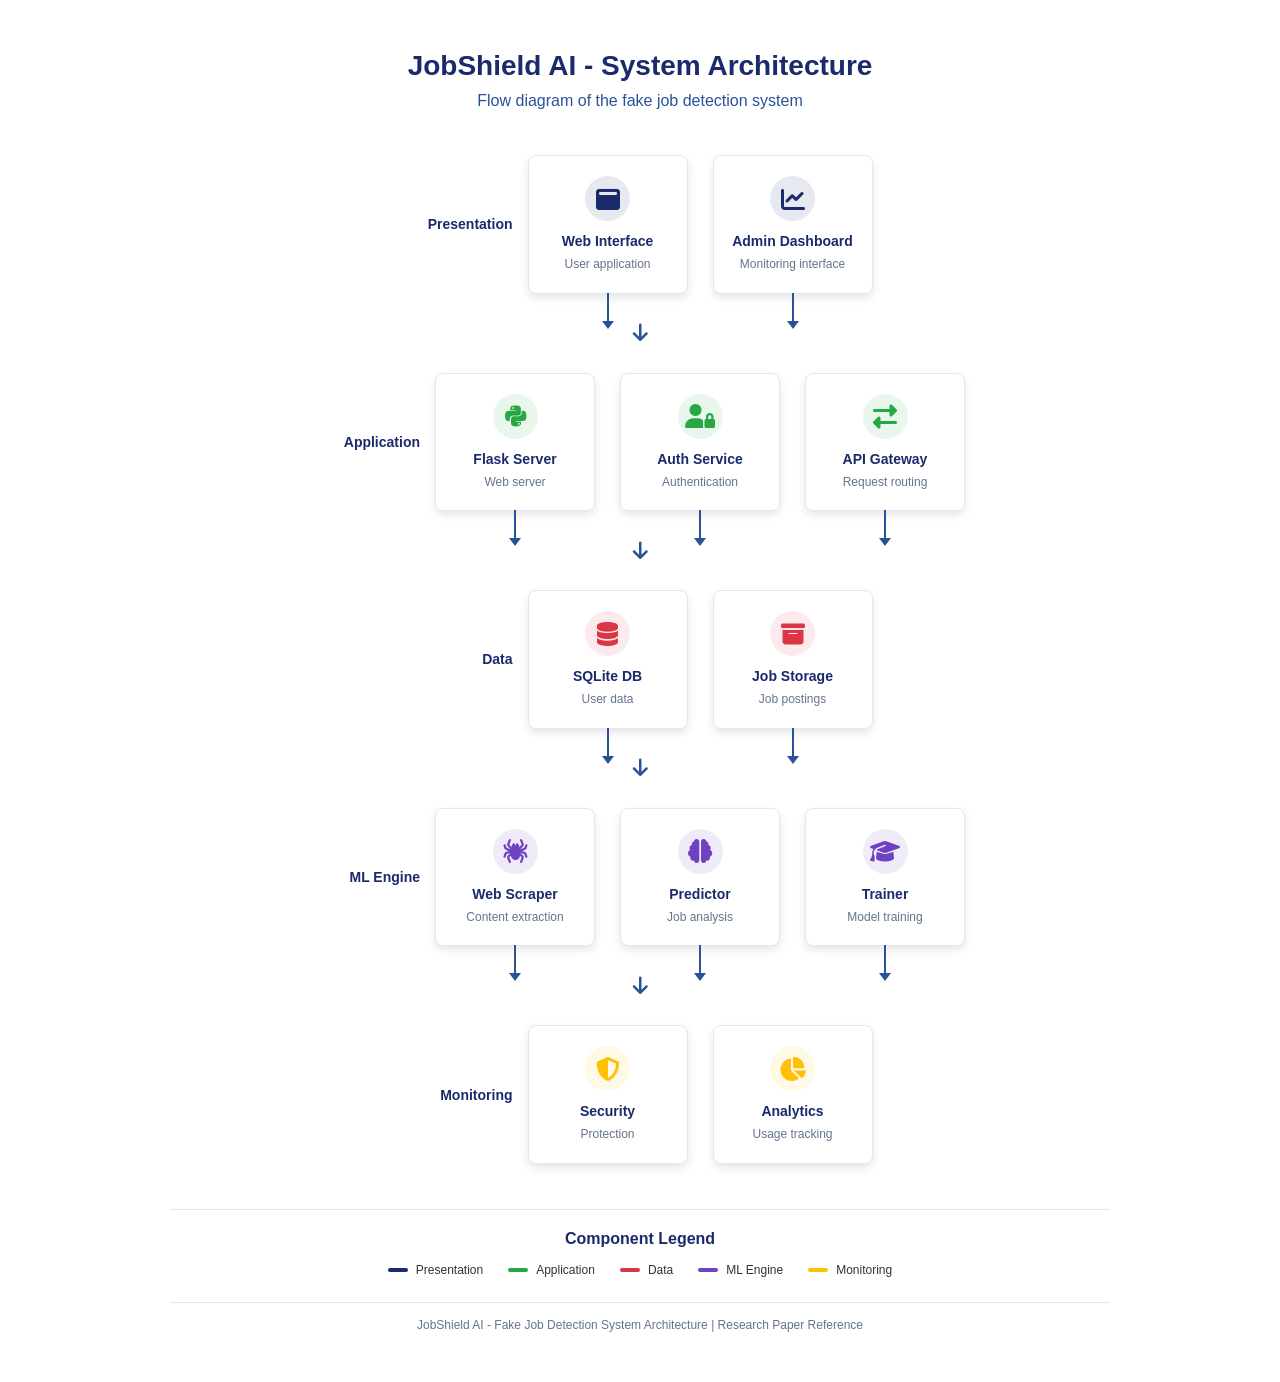
<file: architecture_diagram.html>
<!DOCTYPE html>
<html lang="en">
<head>
    <meta charset="UTF-8">
    <meta name="viewport" content="width=device-width, initial-scale=1.0">
    <title>JobShield AI - Architecture Diagram</title>
    <link rel="stylesheet" href="https://cdnjs.cloudflare.com/ajax/libs/font-awesome/6.4.0/css/all.min.css">
    <style>
        * {
            margin: 0;
            padding: 0;
            box-sizing: border-box;
            font-family: 'Segoe UI', Tahoma, Geneva, Verdana, sans-serif;
        }
        
        body {
            background: white;
            padding: 20px;
            color: #333;
        }
        
        .diagram-container {
            width: 1000px;
            margin: 0 auto;
            background: white;
            border-radius: 10px;
            padding: 30px;
        }
        
        .header {
            text-align: center;
            margin-bottom: 30px;
        }
        
        .header h1 {
            color: #1a2a6c;
            font-size: 28px;
            margin-bottom: 10px;
        }
        
        .header p {
            color: #2a5298;
            font-size: 16px;
        }
        
        .flow-area {
            display: flex;
            flex-direction: column;
            align-items: center;
        }
        
        .tier-row {
            display: flex;
            justify-content: center;
            align-items: center;
            width: 100%;
            margin: 15px 0;
        }
        
        .tier-label {
            width: 120px;
            text-align: right;
            font-weight: 600;
            color: #1a2a6c;
            font-size: 14px;
            padding-right: 15px;
        }
        
        .components {
            display: flex;
            gap: 25px;
        }
        
        .component {
            background: white;
            border-radius: 8px;
            padding: 20px 15px;
            width: 160px;
            text-align: center;
            box-shadow: 0 4px 8px rgba(0, 0, 0, 0.1);
            border: 1px solid #e2e8f0;
            position: relative;
            display: flex;
            flex-direction: column;
            align-items: center;
        }
        
        .component-icon {
            font-size: 24px;
            margin-bottom: 12px;
            width: 45px;
            height: 45px;
            display: flex;
            align-items: center;
            justify-content: center;
            border-radius: 50%;
        }
        
        .component-title {
            font-weight: 600;
            margin-bottom: 8px;
            color: #1a2a6c;
            font-size: 14px;
        }
        
        .component-desc {
            font-size: 12px;
            color: #64748b;
            line-height: 1.3;
        }
        
        .arrow {
            font-size: 20px;
            color: #2a5298;
            margin: 12px 0;
            height: 25px;
            display: flex;
            align-items: center;
            justify-content: center;
        }
        
        .connector {
            position: absolute;
            height: 30px;
            width: 2px;
            background: #2a5298;
            top: 100%;
            left: 50%;
            transform: translateX(-50%);
        }
        
        .connector:before {
            content: '';
            position: absolute;
            bottom: -6px;
            left: -5px;
            border-left: 6px solid transparent;
            border-right: 6px solid transparent;
            border-top: 8px solid #2a5298;
        }
        
        /* Component Colors */
        .presentation-tier .component-icon {
            background: rgba(26, 42, 108, 0.1);
            color: #1a2a6c;
        }
        
        .application-tier .component-icon {
            background: rgba(40, 167, 69, 0.1);
            color: #28a745;
        }
        
        .data-tier .component-icon {
            background: rgba(220, 53, 69, 0.1);
            color: #dc3545;
        }
        
        .ml-tier .component-icon {
            background: rgba(111, 66, 193, 0.1);
            color: #6f42c1;
        }
        
        .monitoring-tier .component-icon {
            background: rgba(255, 193, 7, 0.1);
            color: #ffc107;
        }
        
        .legend {
            margin-top: 30px;
            padding-top: 20px;
            border-top: 1px solid #e2e8f0;
        }
        
        .legend-title {
            text-align: center;
            font-weight: 600;
            color: #1a2a6c;
            margin-bottom: 15px;
            font-size: 16px;
        }
        
        .legend-items {
            display: flex;
            justify-content: center;
            gap: 25px;
            flex-wrap: wrap;
        }
        
        .legend-item {
            display: flex;
            align-items: center;
            gap: 8px;
            font-size: 12px;
        }
        
        .legend-color {
            width: 20px;
            height: 4px;
            border-radius: 2px;
        }
        
        .footer {
            text-align: center;
            margin-top: 25px;
            padding-top: 15px;
            border-top: 1px solid #e2e8f0;
            color: #64748b;
            font-size: 12px;
        }
    </style>
</head>
<body>
    <div class="diagram-container">
        <div class="header">
            <h1>JobShield AI - System Architecture</h1>
            <p>Flow diagram of the fake job detection system</p>
        </div>
        
        <div class="flow-area">
            <!-- Presentation Tier -->
            <div class="tier-row presentation-tier">
                <div class="tier-label">Presentation</div>
                <div class="components">
                    <div class="component">
                        <div class="component-icon">
                            <i class="fas fa-window-maximize"></i>
                        </div>
                        <div class="component-title">Web Interface</div>
                        <div class="component-desc">User application</div>
                        <div class="connector"></div>
                    </div>
                    <div class="component">
                        <div class="component-icon">
                            <i class="fas fa-chart-line"></i>
                        </div>
                        <div class="component-title">Admin Dashboard</div>
                        <div class="component-desc">Monitoring interface</div>
                        <div class="connector"></div>
                    </div>
                </div>
            </div>
            
            <div class="arrow">
                <i class="fas fa-arrow-down"></i>
            </div>
            
            <!-- Application Tier -->
            <div class="tier-row application-tier">
                <div class="tier-label">Application</div>
                <div class="components">
                    <div class="component">
                        <div class="component-icon">
                            <i class="fab fa-python"></i>
                        </div>
                        <div class="component-title">Flask Server</div>
                        <div class="component-desc">Web server</div>
                        <div class="connector"></div>
                    </div>
                    <div class="component">
                        <div class="component-icon">
                            <i class="fas fa-user-lock"></i>
                        </div>
                        <div class="component-title">Auth Service</div>
                        <div class="component-desc">Authentication</div>
                        <div class="connector"></div>
                    </div>
                    <div class="component">
                        <div class="component-icon">
                            <i class="fas fa-exchange-alt"></i>
                        </div>
                        <div class="component-title">API Gateway</div>
                        <div class="component-desc">Request routing</div>
                        <div class="connector"></div>
                    </div>
                </div>
            </div>
            
            <div class="arrow">
                <i class="fas fa-arrow-down"></i>
            </div>
            
            <!-- Data Tier -->
            <div class="tier-row data-tier">
                <div class="tier-label">Data</div>
                <div class="components">
                    <div class="component">
                        <div class="component-icon">
                            <i class="fas fa-database"></i>
                        </div>
                        <div class="component-title">SQLite DB</div>
                        <div class="component-desc">User data</div>
                        <div class="connector"></div>
                    </div>
                    <div class="component">
                        <div class="component-icon">
                            <i class="fas fa-archive"></i>
                        </div>
                        <div class="component-title">Job Storage</div>
                        <div class="component-desc">Job postings</div>
                        <div class="connector"></div>
                    </div>
                </div>
            </div>
            
            <div class="arrow">
                <i class="fas fa-arrow-down"></i>
            </div>
            
            <!-- ML Tier -->
            <div class="tier-row ml-tier">
                <div class="tier-label">ML Engine</div>
                <div class="components">
                    <div class="component">
                        <div class="component-icon">
                            <i class="fas fa-spider"></i>
                        </div>
                        <div class="component-title">Web Scraper</div>
                        <div class="component-desc">Content extraction</div>
                        <div class="connector"></div>
                    </div>
                    <div class="component">
                        <div class="component-icon">
                            <i class="fas fa-brain"></i>
                        </div>
                        <div class="component-title">Predictor</div>
                        <div class="component-desc">Job analysis</div>
                        <div class="connector"></div>
                    </div>
                    <div class="component">
                        <div class="component-icon">
                            <i class="fas fa-graduation-cap"></i>
                        </div>
                        <div class="component-title">Trainer</div>
                        <div class="component-desc">Model training</div>
                        <div class="connector"></div>
                    </div>
                </div>
            </div>
            
            <div class="arrow">
                <i class="fas fa-arrow-down"></i>
            </div>
            
            <!-- Monitoring Tier -->
            <div class="tier-row monitoring-tier">
                <div class="tier-label">Monitoring</div>
                <div class="components">
                    <div class="component">
                        <div class="component-icon">
                            <i class="fas fa-shield-alt"></i>
                        </div>
                        <div class="component-title">Security</div>
                        <div class="component-desc">Protection</div>
                    </div>
                    <div class="component">
                        <div class="component-icon">
                            <i class="fas fa-chart-pie"></i>
                        </div>
                        <div class="component-title">Analytics</div>
                        <div class="component-desc">Usage tracking</div>
                    </div>
                </div>
            </div>
        </div>
        
        <div class="legend">
            <div class="legend-title">Component Legend</div>
            <div class="legend-items">
                <div class="legend-item">
                    <div class="legend-color" style="background: #1a2a6c;"></div>
                    <span>Presentation</span>
                </div>
                <div class="legend-item">
                    <div class="legend-color" style="background: #28a745;"></div>
                    <span>Application</span>
                </div>
                <div class="legend-item">
                    <div class="legend-color" style="background: #dc3545;"></div>
                    <span>Data</span>
                </div>
                <div class="legend-item">
                    <div class="legend-color" style="background: #6f42c1;"></div>
                    <span>ML Engine</span>
                </div>
                <div class="legend-item">
                    <div class="legend-color" style="background: #ffc107;"></div>
                    <span>Monitoring</span>
                </div>
            </div>
        </div>
        
        <div class="footer">
            <p>JobShield AI - Fake Job Detection System Architecture | Research Paper Reference</p>
        </div>
    </div>
</body>
</html>
</file>
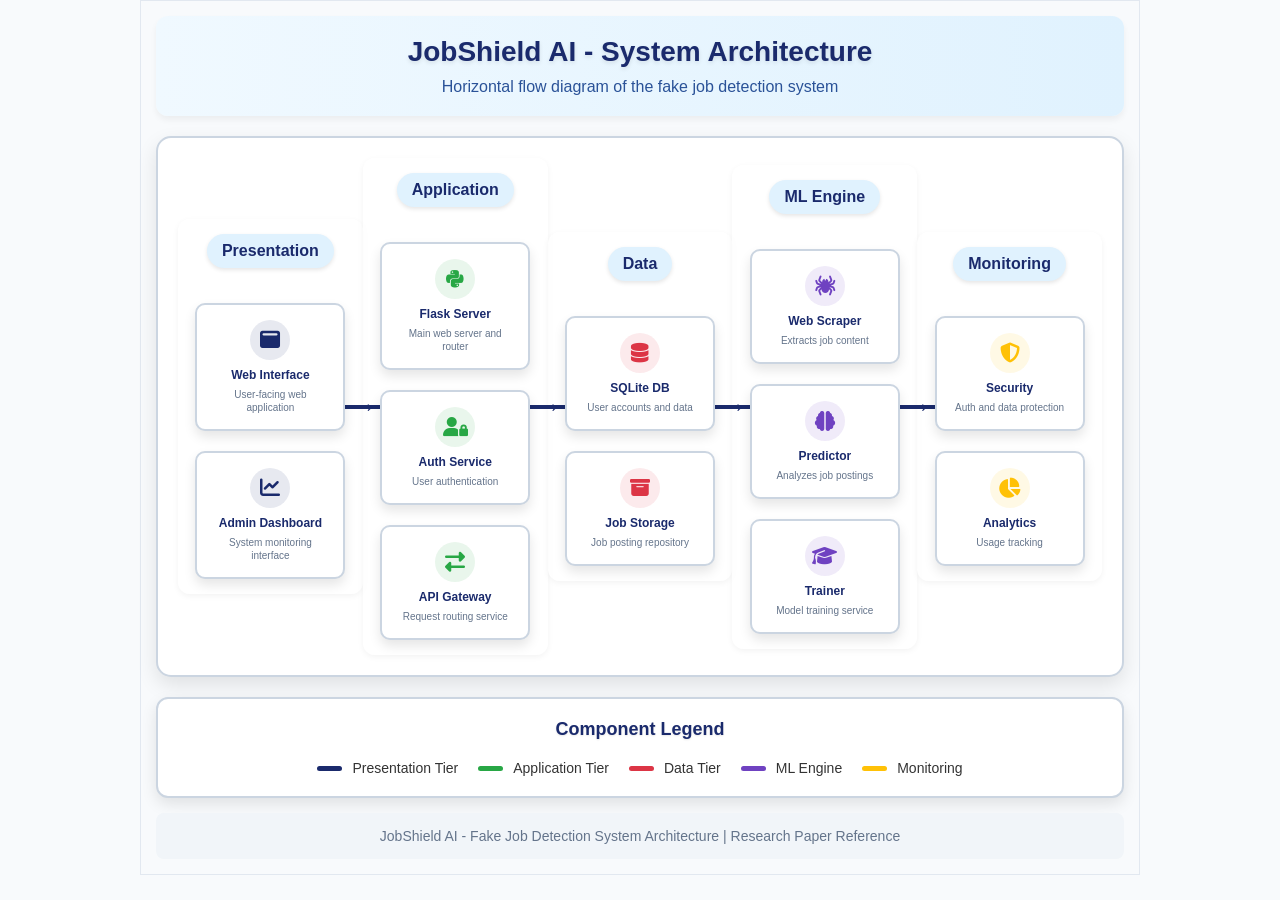
<file: project_architecture.html>
<!DOCTYPE html>
<html lang="en">
<head>
    <meta charset="UTF-8">
    <meta name="viewport" content="width=device-width, initial-scale=1.0">
    <title>JobShield AI - Project Architecture</title>
    <link rel="stylesheet" href="https://cdnjs.cloudflare.com/ajax/libs/font-awesome/6.4.0/css/all.min.css">
    <style>
        * {
            margin: 0;
            padding: 0;
            box-sizing: border-box;
            font-family: 'Segoe UI', Tahoma, Geneva, Verdana, sans-serif;
        }
        
        body {
            background: #f8fafc;
            padding: 15px;
            color: #333;
            width: 1000px;
            margin: 0 auto;
            border: 1px solid #e2e8f0;
        }
        
        .container {
            width: 100%;
        }
        
        header {
            text-align: center;
            padding: 20px 0;
            margin-bottom: 20px;
            background: linear-gradient(to right, #f0f9ff, #e0f2fe);
            border-radius: 12px;
            box-shadow: 0 4px 6px rgba(0, 0, 0, 0.05);
        }
        
        h1 {
            color: #1a2a6c;
            font-size: 28px;
            margin-bottom: 10px;
            text-shadow: 0 2px 4px rgba(0, 0, 0, 0.1);
        }
        
        .subtitle {
            color: #2a5298;
            font-size: 16px;
            font-weight: 500;
        }
        
        .architecture-diagram {
            background: white;
            border-radius: 15px;
            padding: 20px;
            margin-bottom: 20px;
            box-shadow: 0 8px 20px rgba(0, 0, 0, 0.1);
            border: 2px solid #cbd5e1;
        }
        
        /* Horizontal Flow Diagram Styles */
        .flow-container {
            display: flex;
            flex-direction: row;
            align-items: center;
            justify-content: center;
            width: 100%;
            min-height: 200px;
        }
        
        .tier-column {
            display: flex;
            flex-direction: column;
            align-items: center;
            justify-content: center;
            gap: 20px;
            padding: 15px 25px;
            position: relative;
            min-width: 170px;
            background: rgba(255, 255, 255, 0.7);
            border-radius: 12px;
            box-shadow: 0 2px 6px rgba(0, 0, 0, 0.05);
        }
        
        .tier-column:not(:last-child):after {
            content: '';
            position: absolute;
            right: -25px;
            top: 50%;
            transform: translateY(-50%);
            width: 50px;
            height: 4px;
            background: #1a2a6c;
            z-index: 1;
        }
        
        .tier-column:not(:last-child):before {
            content: '\2192';
            position: absolute;
            right: -15px;
            top: 50%;
            transform: translateY(-50%);
            color: #1a2a6c;
            font-size: 28px;
            font-weight: bold;
            z-index: 2;
        }
        
        .component {
            background: white;
            border-radius: 10px;
            padding: 15px;
            width: 150px;
            text-align: center;
            box-shadow: 0 6px 12px rgba(0, 0, 0, 0.1);
            border: 2px solid #cbd5e1;
            position: relative;
            display: flex;
            flex-direction: column;
            align-items: center;
            z-index: 3;
            transition: all 0.3s ease;
        }
        
        .component:hover {
            transform: translateY(-5px);
            box-shadow: 0 10px 20px rgba(0, 0, 0, 0.15);
            border-color: #94a3b8;
        }
        
        .component-icon {
            font-size: 20px;
            margin-bottom: 8px;
            width: 40px;
            height: 40px;
            display: flex;
            align-items: center;
            justify-content: center;
            border-radius: 50%;
        }
        
        .component-title {
            font-weight: 600;
            margin-bottom: 6px;
            color: #1a2a6c;
            font-size: 12px;
        }
        
        .component-desc {
            font-size: 10px;
            color: #64748b;
            line-height: 1.3;
        }
        
        .tier-label {
            font-weight: 700;
            color: #1a2a6c;
            font-size: 16px;
            margin-bottom: 15px;
            text-align: center;
            background: #e0f2fe;
            padding: 8px 15px;
            border-radius: 20px;
            box-shadow: 0 2px 4px rgba(0, 0, 0, 0.1);
        }
        
        /* Component Colors with Icons */
        .presentation-tier .component-icon {
            background: rgba(26, 42, 108, 0.1);
            color: #1a2a6c;
        }
        
        .application-tier .component-icon {
            background: rgba(40, 167, 69, 0.1);
            color: #28a745;
        }
        
        .data-tier .component-icon {
            background: rgba(220, 53, 69, 0.1);
            color: #dc3545;
        }
        
        .ml-tier .component-icon {
            background: rgba(111, 66, 193, 0.1);
            color: #6f42c1;
        }
        
        .monitoring-tier .component-icon {
            background: rgba(255, 193, 7, 0.1);
            color: #ffc107;
        }
        
        .legend {
            background: white;
            border-radius: 12px;
            padding: 20px;
            box-shadow: 0 6px 15px rgba(0, 0, 0, 0.1);
            margin-top: 20px;
            border: 2px solid #cbd5e1;
        }
        
        .legend-title {
            font-weight: 700;
            color: #1a2a6c;
            margin-bottom: 20px;
            text-align: center;
            font-size: 18px;
            text-shadow: 0 1px 2px rgba(0, 0, 0, 0.1);
        }
        
        .legend-items {
            display: flex;
            flex-wrap: wrap;
            gap: 20px;
            justify-content: center;
        }
        
        .legend-item {
            display: flex;
            align-items: center;
            gap: 10px;
            font-size: 14px;
            font-weight: 500;
        }
        
        .legend-color {
            width: 25px;
            height: 5px;
            border-radius: 3px;
        }
        
        footer {
            text-align: center;
            padding: 15px;
            color: #64748b;
            font-size: 14px;
            font-weight: 500;
            background: #f1f5f9;
            border-radius: 8px;
            margin-top: 15px;
        }
    </style>
</head>
<body>
    <div class="container">
        <header>
            <h1>JobShield AI - System Architecture</h1>
            <p class="subtitle">Horizontal flow diagram of the fake job detection system</p>
        </header>
        
        <div class="architecture-diagram">
            <div class="flow-container">
                <!-- Presentation Tier -->
                <div class="tier-column presentation-tier">
                    <div class="tier-label">Presentation</div>
                    <div class="component">
                        <div class="component-icon">
                            <i class="fas fa-window-maximize"></i>
                        </div>
                        <div class="component-title">Web Interface</div>
                        <div class="component-desc">User-facing web application</div>
                    </div>
                    <div class="component">
                        <div class="component-icon">
                            <i class="fas fa-chart-line"></i>
                        </div>
                        <div class="component-title">Admin Dashboard</div>
                        <div class="component-desc">System monitoring interface</div>
                    </div>
                </div>
                
                <!-- Application Tier -->
                <div class="tier-column application-tier">
                    <div class="tier-label">Application</div>
                    <div class="component">
                        <div class="component-icon">
                            <i class="fab fa-python"></i>
                        </div>
                        <div class="component-title">Flask Server</div>
                        <div class="component-desc">Main web server and router</div>
                    </div>
                    <div class="component">
                        <div class="component-icon">
                            <i class="fas fa-user-lock"></i>
                        </div>
                        <div class="component-title">Auth Service</div>
                        <div class="component-desc">User authentication</div>
                    </div>
                    <div class="component">
                        <div class="component-icon">
                            <i class="fas fa-exchange-alt"></i>
                        </div>
                        <div class="component-title">API Gateway</div>
                        <div class="component-desc">Request routing service</div>
                    </div>
                </div>
                
                <!-- Data Tier -->
                <div class="tier-column data-tier">
                    <div class="tier-label">Data</div>
                    <div class="component">
                        <div class="component-icon">
                            <i class="fas fa-database"></i>
                        </div>
                        <div class="component-title">SQLite DB</div>
                        <div class="component-desc">User accounts and data</div>
                    </div>
                    <div class="component">
                        <div class="component-icon">
                            <i class="fas fa-archive"></i>
                        </div>
                        <div class="component-title">Job Storage</div>
                        <div class="component-desc">Job posting repository</div>
                    </div>
                </div>
                
                <!-- ML Tier -->
                <div class="tier-column ml-tier">
                    <div class="tier-label">ML Engine</div>
                    <div class="component">
                        <div class="component-icon">
                            <i class="fas fa-spider"></i>
                        </div>
                        <div class="component-title">Web Scraper</div>
                        <div class="component-desc">Extracts job content</div>
                    </div>
                    <div class="component">
                        <div class="component-icon">
                            <i class="fas fa-brain"></i>
                        </div>
                        <div class="component-title">Predictor</div>
                        <div class="component-desc">Analyzes job postings</div>
                    </div>
                    <div class="component">
                        <div class="component-icon">
                            <i class="fas fa-graduation-cap"></i>
                        </div>
                        <div class="component-title">Trainer</div>
                        <div class="component-desc">Model training service</div>
                    </div>
                </div>
                
                <!-- Monitoring Tier -->
                <div class="tier-column monitoring-tier">
                    <div class="tier-label">Monitoring</div>
                    <div class="component">
                        <div class="component-icon">
                            <i class="fas fa-shield-alt"></i>
                        </div>
                        <div class="component-title">Security</div>
                        <div class="component-desc">Auth and data protection</div>
                    </div>
                    <div class="component">
                        <div class="component-icon">
                            <i class="fas fa-chart-pie"></i>
                        </div>
                        <div class="component-title">Analytics</div>
                        <div class="component-desc">Usage tracking</div>
                    </div>
                </div>
            </div>
        </div>
        
        <div class="legend">
            <div class="legend-title">Component Legend</div>
            <div class="legend-items">
                <div class="legend-item">
                    <div class="legend-color" style="background: #1a2a6c;"></div>
                    <span>Presentation Tier</span>
                </div>
                <div class="legend-item">
                    <div class="legend-color" style="background: #28a745;"></div>
                    <span>Application Tier</span>
                </div>
                <div class="legend-item">
                    <div class="legend-color" style="background: #dc3545;"></div>
                    <span>Data Tier</span>
                </div>
                <div class="legend-item">
                    <div class="legend-color" style="background: #6f42c1;"></div>
                    <span>ML Engine</span>
                </div>
                <div class="legend-item">
                    <div class="legend-color" style="background: #ffc107;"></div>
                    <span>Monitoring</span>
                </div>
            </div>
        </div>
        
        <footer>
            <p>JobShield AI - Fake Job Detection System Architecture | Research Paper Reference</p>
        </footer>
    </div>
</body>
</html>
</file>
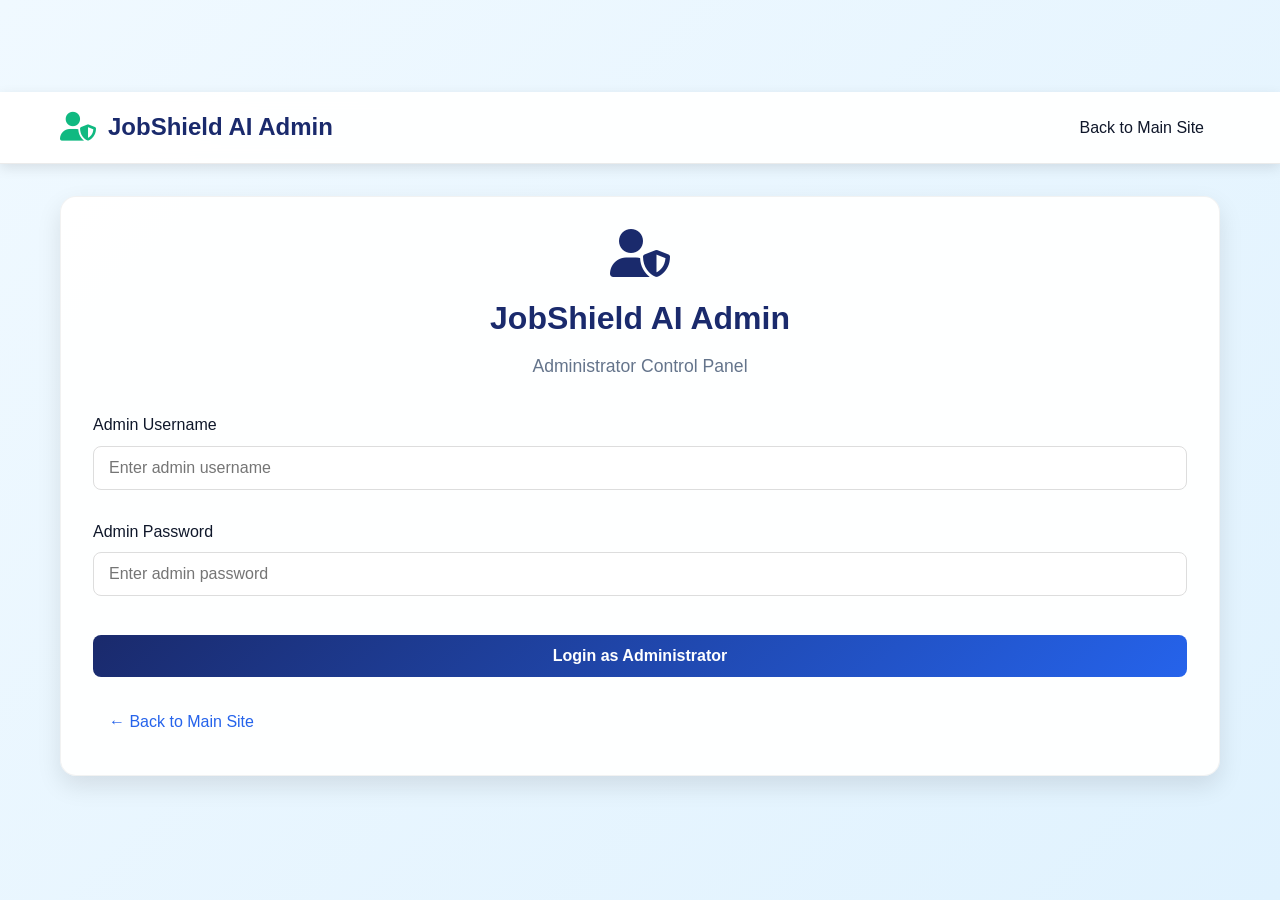
<file: templates/admin_login.html>
<!DOCTYPE html>
<html lang="en">
<head>
    <meta charset="UTF-8">
    <meta name="viewport" content="width=device-width, initial-scale=1.0">
    <link rel="stylesheet" href="/static/css/style.css">
    <link rel="stylesheet" href="https://cdnjs.cloudflare.com/ajax/libs/font-awesome/6.0.0/css/all.min.css">
    <style>
        :root {
            --primary: #1a2a6c;
            --primary-light: #2a5298;
            --secondary: #2563eb;
            --accent: #10b981;
            --danger: #ef4444;
            --warning: #f59e0b;
            --light: #f8fafc;
            --dark: #0f172a;
            --gray: #64748b;
            --light-gray: #e2e8f0;
            --card-bg: #ffffff;
            --body-bg: #f1f5f9;
        }
        
        * {
            margin: 0;
            padding: 0;
            box-sizing: border-box;
            font-family: 'Segoe UI', Tahoma, Geneva, Verdana, sans-serif;
        }
        
        body {
            background: linear-gradient(135deg, #f0f9ff 0%, #e0f2fe 100%);
            min-height: 100vh;
            margin: 0;
            padding: 0;
            color: var(--dark);
            line-height: 1.6;
            overflow-x: hidden; /* Prevent horizontal scroll */
        }
        
        .admin-dashboard {
            width: 100%;
            max-width: 100%;
            margin: 0;
            padding: 0;
        }
        
        .admin-header {
            background: rgba(255, 255, 255, 0.95);
            backdrop-filter: blur(10px);
            color: var(--dark);
            padding: 1rem 0;
            box-shadow: 0 4px 12px rgba(0, 0, 0, 0.1);
            position: sticky;
            top: 0;
            z-index: 100;
            border-bottom: 1px solid rgba(0, 0, 0, 0.08);
        }
        
        .admin-header-content {
            display: flex;
            justify-content: space-between;
            align-items: center;
            padding: 0 20px;
            max-width: 1200px;
            margin: 0 auto;
        }
        
        .admin-logo {
            display: flex;
            align-items: center;
            gap: 12px;
            font-size: 1.5rem;
            font-weight: 700;
            color: var(--primary);
        }
        
        .admin-logo i {
            color: var(--accent);
            font-size: 1.8rem;
        }
        
        .admin-logo-text {
            text-align: center;
            margin-bottom: 2rem;
        }
        
        .admin-logo-text i {
            font-size: 3rem;
            color: var(--primary);
            margin-bottom: 1rem;
        }
        
        .admin-logo-text h1 {
            color: var(--primary);
            margin-bottom: 0.5rem;
            font-size: 2rem;
        }
        
        .admin-logo-text p {
            color: var(--gray);
            font-size: 1.1rem;
        }
        
        .admin-nav a {
            color: var(--dark);
            text-decoration: none;
            font-weight: 500;
            transition: all 0.3s ease;
            padding: 0.5rem 1rem;
            border-radius: 6px;
        }
        
        .admin-nav a:hover {
            background: rgba(37, 99, 235, 0.1);
            color: var(--primary);
        }
        
        .admin-main {
            max-width: 1200px;
            margin: 2rem auto;
            padding: 0 20px;
            width: 100%;
            box-sizing: border-box;
        }
        
        .admin-section {
            background: rgba(255, 255, 255, 0.95);
            border-radius: 16px;
            box-shadow: 0 10px 25px rgba(0, 0, 0, 0.1);
            padding: 2rem;
            margin-bottom: 2rem;
            border: 1px solid rgba(0, 0, 0, 0.05);
            width: 100%;
            box-sizing: border-box;
        }
        
        .admin-login-container {
            max-width: 500px;
            margin: 2rem auto;
            padding: 2rem;
            background: rgba(255, 255, 255, 0.95);
            border-radius: 16px;
            box-shadow: 0 10px 25px rgba(0, 0, 0, 0.1);
            border: 1px solid rgba(0, 0, 0, 0.05);
        }
        
        .admin-logo-text {
            text-align: center;
            margin-bottom: 2rem;
        }
        
        .admin-logo-text i {
            font-size: 3rem;
            color: var(--primary);
            margin-bottom: 1rem;
        }
        
        .admin-logo-text h1 {
            color: var(--primary);
            margin-bottom: 0.5rem;
            font-size: 2rem;
        }
        
        .admin-logo-text p {
            color: var(--gray);
            font-size: 1.1rem;
        }
        
        .admin-stats {
            background: linear-gradient(135deg, #dbeafe 0%, #bfdbfe 100%);
            padding: 1.5rem;
            border-radius: 12px;
            margin-bottom: 2rem;
            text-align: center;
            box-shadow: 0 4px 6px rgba(0, 0, 0, 0.05);
            border: 1px solid rgba(0, 0, 0, 0.05);
        }
        
        .stat-number {
            font-size: 2.5rem;
            font-weight: 800;
            color: var(--primary);
            margin: 0.5rem 0;
            text-shadow: 0 2px 4px rgba(0, 0, 0, 0.1);
        }
        
        .dashboard-header {
            display: flex;
            justify-content: space-between;
            align-items: center;
            margin-bottom: 1.5rem;
            padding-bottom: 1rem;
            border-bottom: 2px solid var(--light-gray);
        }
        
        .dashboard-header h2 {
            margin: 0;
            color: var(--primary);
            font-size: 1.8rem;
            font-weight: 700;
        }
        
        .dashboard-header h2 i {
            margin-right: 0.5rem;
            color: var(--accent);
        }
        
        .btn {
            display: inline-block;
            background: linear-gradient(135deg, var(--primary) 0%, var(--secondary) 100%);
            color: white;
            border: none;
            padding: 0.75rem 1.5rem;
            border-radius: 8px;
            font-weight: 600;
            cursor: pointer;
            font-size: 1rem;
            transition: all 0.3s ease;
            text-decoration: none;
            text-align: center;
            white-space: nowrap;
        }
        
        .btn:hover {
            transform: translateY(-2px);
            box-shadow: 0 4px 12px rgba(26, 42, 108, 0.3);
        }
        
        .btn-secondary {
            background: linear-gradient(135deg, #64748b 0%, #475569 100%);
        }
        
        .btn-secondary:hover {
            box-shadow: 0 4px 12px rgba(100, 116, 139, 0.3);
        }
        
        .user-list {
            max-height: 400px;
            overflow-y: auto;
        }
        
        .user-item, .database-user-item {
            display: flex;
            justify-content: space-between;
            align-items: center;
            padding: 1.25rem;
            border: 1px solid var(--light-gray);
            border-radius: 12px;
            margin-bottom: 1rem;
            background: white;
            box-shadow: 0 2px 4px rgba(0, 0, 0, 0.03);
            transition: all 0.3s ease;
            width: 100%;
            box-sizing: border-box;
        }
        
        .user-item:hover, .database-user-item:hover {
            transform: translateY(-2px);
            box-shadow: 0 4px 8px rgba(0, 0, 0, 0.08);
        }
        
        .user-details {
            display: flex;
            flex-direction: column;
            flex: 1;
        }
        
        .user-header {
            display: flex;
            justify-content: space-between;
            align-items: center;
            margin-bottom: 0.5rem;
        }
        
        .user-name {
            font-weight: 600;
            color: var(--primary);
            font-size: 1.1rem;
        }
        
        .user-meta {
            display: flex;
            gap: 1rem;
            font-size: 0.85rem;
            color: var(--gray);
        }
        
        .user-meta span {
            display: flex;
            align-items: center;
            gap: 0.25rem;
        }
        
        .user-meta i {
            font-size: 0.8rem;
        }
        
        .user-info, .database-user-info {
            flex: 1;
            min-width: 0; /* Allow text truncation */
        }
        
        .user-info strong, .database-user-info strong {
            display: block;
            margin-bottom: 0.25rem;
            font-size: 1.1rem;
            color: var(--primary);
            overflow: hidden;
            text-overflow: ellipsis;
            white-space: nowrap;
        }
        
        .user-info span, .database-user-info span {
            font-size: 0.9rem;
            color: var(--gray);
            display: block;
            margin-bottom: 0.1rem;
            overflow: hidden;
            text-overflow: ellipsis;
            white-space: nowrap;
        }
        
        .logout-user, .delete-user {
            background: linear-gradient(135deg, var(--danger) 0%, #dc2626 100%);
            color: white;
            border: none;
            padding: 0.6rem 1.2rem;
            border-radius: 8px;
            cursor: pointer;
            font-size: 0.9rem;
            font-weight: 600;
            transition: all 0.3s ease;
            display: flex;
            align-items: center;
            gap: 0.5rem;
            white-space: nowrap;
        }
        
        .logout-user:hover, .delete-user:hover {
            transform: translateY(-2px);
            box-shadow: 0 4px 12px rgba(239, 68, 68, 0.3);
        }
        
        .user-actions {
            display: flex;
            gap: 0.75rem;
            flex-shrink: 0;
        }
        
        .admin-section h3 {
            color: var(--primary);
            margin-top: 0;
            margin-bottom: 0;
            font-size: 1.4rem;
            font-weight: 600;
        }
        
        .admin-section h3 i {
            margin-right: 0.5rem;
        }
        
        .section-info {
            color: var(--gray);
            font-size: 0.9rem;
            font-style: italic;
        }
        
        .dashboard-section {
            background: var(--light);
            border-radius: 12px;
            padding: 1.5rem;
            margin-bottom: 1.5rem;
        }
        
        .back-link {
            display: inline-block;
            margin-top: 1.5rem;
            color: var(--secondary);
            text-decoration: none;
            font-weight: 500;
            padding: 0.5rem 1rem;
            border-radius: 6px;
            transition: all 0.3s ease;
        }
        
        .back-link:hover {
            background: rgba(37, 99, 235, 0.1);
            color: var(--primary);
            text-decoration: none;
        }
        
        .form-group {
            margin-bottom: 1.5rem;
        }
        
        .form-group label {
            display: block;
            margin-bottom: 0.5rem;
            font-weight: 500;
            color: var(--dark);
        }
        
        .form-control {
            width: 100%;
            padding: 0.8rem 1rem;
            border-radius: 8px;
            border: 1px solid var(--light-gray);
            outline: none;
            font-size: 1rem;
            transition: all 0.3s ease;
            box-sizing: border-box;
        }
        
        .form-control:focus {
            border-color: var(--secondary);
            box-shadow: 0 0 0 3px rgba(37, 99, 235, 0.2);
        }
        
        .error-message {
            padding: 1rem;
            border-radius: 8px;
            margin-bottom: 1.5rem;
            text-align: center;
            display: none;
            background: #fee2e2;
            color: #b91c1c;
            border: 1px solid #fecaca;
        }
        
        /* Desktop styles */
        @media (min-width: 769px) {
            .user-item, .database-user-item {
                flex-direction: row;
            }
            
            .user-actions {
                flex-direction: row;
            }
        }
        
        /* Mobile styles */
        @media (max-width: 768px) {
            .admin-header-content {
                flex-direction: column;
                gap: 1rem;
                padding: 0 15px;
            }
            
            .admin-main {
                padding: 0 15px;
                margin: 1rem auto;
            }
            
            .admin-section {
                padding: 1.5rem;
            }
            
            .dashboard-header {
                flex-direction: column;
                gap: 1rem;
                text-align: center;
                padding-bottom: 1rem;
            }
            
            .user-item, .database-user-item {
                flex-direction: column;
                align-items: stretch;
                gap: 1rem;
            }
            
            .user-actions {
                flex-direction: row;
                justify-content: flex-end;
                width: 100%;
            }
            
            .btn {
                padding: 0.6rem 1rem;
                font-size: 0.9rem;
            }
            
            .logout-user, .delete-user {
                padding: 0.5rem 1rem;
                font-size: 0.85rem;
            }
            
            .stat-number {
                font-size: 2rem;
            }
            
            .admin-logo-text h1 {
                font-size: 1.5rem;
            }
            
            .dashboard-header h2 {
                font-size: 1.5rem;
            }
        }
        
        /* Small mobile styles */
        @media (max-width: 480px) {
            .admin-section {
                padding: 1rem;
            }
            
            .user-item, .database-user-item {
                padding: 1rem;
            }
            
            .user-actions {
                flex-direction: column;
                gap: 0.5rem;
            }
            
            .logout-user, .delete-user {
                width: 100%;
                justify-content: center;
            }
            
            .admin-logo-text h1 {
                font-size: 1.3rem;
            }
            
            .admin-logo-text p {
                font-size: 1rem;
            }
            
            .user-meta {
                flex-direction: column;
                gap: 0.25rem;
            }
            
            .dashboard-header {
                text-align: left;
            }
        }
    </style>
</head>
<body>
    <div class="admin-dashboard">
        <!-- Header -->
        <header class="admin-header">
            <div class="admin-header-content">
                <div class="admin-logo">
                    <i class="fas fa-user-shield"></i>
                    <span>JobShield AI Admin</span>
                </div>
                <nav class="admin-nav">
                    <a href="/">Back to Main Site</a>
                </nav>
            </div>
        </header>
        
        <main class="admin-main">
            <div id="login-section" class="admin-section">
                <div class="admin-logo-text">
                    <i class="fas fa-user-shield"></i>
                    <h1>JobShield AI Admin</h1>
                    <p>Administrator Control Panel</p>
                </div>
        
                <div id="error-message" class="error-message"></div>
            
            <form id="admin-login-form">
                <div class="form-group">
                    <label for="admin-username">Admin Username</label>
                    <input type="text" id="admin-username" name="admin-username" class="form-control" placeholder="Enter admin username" required>
                </div>
                
                <div class="form-group">
                    <label for="admin-password">Admin Password</label>
                    <input type="password" id="admin-password" name="admin-password" class="form-control" placeholder="Enter admin password" required>
                </div>
                
                <button type="submit" class="btn">Login as Administrator</button>
            </form>
            
            <a href="/" class="back-link">&larr; Back to Main Site</a>
            </div>
        
        <div id="dashboard-section" class="admin-section" style="display: none;">
            <div class="dashboard-header" style="display: flex; justify-content: space-between; align-items: center; margin-bottom: 1.5rem; padding-bottom: 1rem; border-bottom: 1px solid #e2e8f0;">
                <h2><i class="fas fa-chart-bar"></i> Admin Dashboard</h2>
                <button id="admin-logout" class="btn btn-secondary">Logout</button>
            </div>
            
            <div class="admin-stats">
                <div class="stat-number" id="online-users-count">0</div>
                <div>Users Currently Online</div>
            </div>
            
            <div class="dashboard-section" style="margin-bottom: 2rem;">
                <div style="display: flex; justify-content: space-between; align-items: center; margin-bottom: 1rem;">
                    <h3><i class="fas fa-users"></i> Active Users</h3>
                    <span class="section-info">Currently logged in users</span>
                </div>
                <div class="user-list" id="user-list">
                    <!-- User list will be populated here -->
                    <p id="no-users-message">No users are currently online.</p>
                </div>
            </div>
            
            <div class="dashboard-section">
                <div style="display: flex; justify-content: space-between; align-items: center; margin-bottom: 1rem;">
                    <h3><i class="fas fa-database"></i> Users Database</h3>
                    <div>
                        <button id="refresh-users" class="btn btn-secondary" style="margin-left: 0.5rem;">
                            <i class="fas fa-sync"></i> Refresh Users
                        </button>
                    </div>
                </div>
                <div class="user-list" id="database-users-list">
                    <!-- Database users list will be populated here -->
                    <p id="no-database-users-message">Loading users database...</p>
                </div>
            </div>
            
            <a href="/" class="back-link">&larr; Back to Main Site</a>
        </div>
    </main>
</div>

    <script>
        // Handle admin login
        document.getElementById('admin-login-form').addEventListener('submit', function(e) {
            e.preventDefault();
            
            const username = document.getElementById('admin-username').value;
            const password = document.getElementById('admin-password').value;
            const errorMessage = document.getElementById('error-message');
            
            // Clear previous error messages
            errorMessage.textContent = '';
            errorMessage.style.display = 'none';
            
            // Simple admin credentials check (in a real app, this would be server-side)
            if (username === 'admin' && password === 'admin') {
                // Show dashboard
                document.getElementById('login-section').style.display = 'none';
                document.getElementById('dashboard-section').style.display = 'block';
                
                // Load user data
                loadUserData();
                loadDatabaseUsers();
            } else {
                errorMessage.textContent = 'Invalid admin credentials';
                errorMessage.style.display = 'block';
            }
        });
        
        // Handle admin logout
        document.getElementById('admin-logout').addEventListener('click', function() {
            document.getElementById('login-section').style.display = 'block';
            document.getElementById('dashboard-section').style.display = 'none';
            document.getElementById('admin-username').value = '';
            document.getElementById('admin-password').value = '';
        });
        
        // Refresh users database
        document.getElementById('refresh-users').addEventListener('click', function() {
            loadDatabaseUsers();
        });
        
        // Load user data from server
        function loadUserData() {
            fetch('/api/admin/online-users')
                .then(response => response.json())
                .then(data => {
                    // Update online users count
                    document.getElementById('online-users-count').textContent = data.count;
                    
                    // Update user list
                    const userList = document.getElementById('user-list');
                    const noUsersMessage = document.getElementById('no-users-message');
                    
                    if (data.count > 0) {
                        noUsersMessage.style.display = 'none';
                        userList.innerHTML = '';
                        
                        // Add users to list
                        data.users.forEach(user => {
                            const userItem = document.createElement('div');
                            userItem.className = 'user-item';
                            userItem.innerHTML = `
                                <div class="user-details">
                                    <div class="user-header">
                                        <div class="user-name">${user.username}</div>
                                    </div>
                                    <div class="user-meta">
                                        <span><i class="fas fa-clock"></i> ${formatDuration(user.duration)}</span>
                                    </div>
                                </div>
                                <button class="logout-user" data-user="${user.username}">
                                    <i class="fas fa-sign-out-alt"></i> Logout
                                </button>
                            `;
                            userList.appendChild(userItem);
                        });
                        
                        // Add event listeners to logout buttons
                        document.querySelectorAll('.logout-user').forEach(button => {
                            button.addEventListener('click', function() {
                                const username = this.getAttribute('data-user');
                                if (confirm(`Are you sure you want to logout ${username}?`)) {
                                    // Make API call to logout user
                                    fetch('/api/admin/logout-user', {
                                        method: 'POST',
                                        headers: {
                                            'Content-Type': 'application/json',
                                        },
                                        body: JSON.stringify({username: username})
                                    })
                                    .then(response => response.json())
                                    .then(result => {
                                        if (result.success) {
                                            // Remove user from list
                                            this.parentElement.remove();
                                            
                                            // Update count
                                            const currentCount = parseInt(document.getElementById('online-users-count').textContent);
                                            document.getElementById('online-users-count').textContent = currentCount - 1;
                                            
                                            // Show no users message if needed
                                            if (currentCount - 1 === 0) {
                                                noUsersMessage.style.display = 'block';
                                            }
                                        } else {
                                            alert('Error: ' + result.message);
                                        }
                                    })
                                    .catch(error => {
                                        alert('Error logging out user: ' + error.message);
                                    });
                                }
                            });
                        });
                    } else {
                        noUsersMessage.style.display = 'block';
                    }
                })
                .catch(error => {
                    console.error('Error loading user data:', error);
                    document.getElementById('online-users-count').textContent = 'Error';
                });
        }
        
        // Load database users
        function loadDatabaseUsers() {
            fetch('/api/admin/database-users')
                .then(response => response.json())
                .then(data => {
                    const userList = document.getElementById('database-users-list');
                    const noUsersMessage = document.getElementById('no-database-users-message');
                    
                    if (data.count > 0) {
                        noUsersMessage.style.display = 'none';
                        userList.innerHTML = '';
                        
                        // Add users to list
                        data.users.forEach(user => {
                            const userItem = document.createElement('div');
                            userItem.className = 'database-user-item';
                            userItem.innerHTML = `
                                <div class="user-details">
                                    <div class="user-header">
                                        <div class="user-name">${user.username}</div>
                                    </div>
                                    <div class="user-meta">
                                        <span><i class="fas fa-envelope"></i> ${user.email}</span>
                                        <span><i class="fas fa-calendar"></i> ${formatDate(user.created_at)}</span>
                                    </div>
                                </div>
                                <div class="user-actions">
                                    <button class="delete-user" data-user="${user.username}">
                                        <i class="fas fa-trash"></i> Delete
                                    </button>
                                </div>
                            `;
                            userList.appendChild(userItem);
                        });
                        
                        // Add event listeners to delete buttons
                        document.querySelectorAll('.delete-user').forEach(button => {
                            button.addEventListener('click', function() {
                                const username = this.getAttribute('data-user');
                                if (confirm(`Are you sure you want to delete user ${username}? This action cannot be undone.`)) {
                                    // Make API call to delete user
                                    fetch('/api/admin/delete-user', {
                                        method: 'POST',
                                        headers: {
                                            'Content-Type': 'application/json',
                                        },
                                        body: JSON.stringify({username: username})
                                    })
                                    .then(response => response.json())
                                    .then(result => {
                                        if (result.success) {
                                            alert(`User ${username} has been deleted.`);
                                            // Reload the user list
                                            loadDatabaseUsers();
                                        } else {
                                            alert('Error: ' + result.message);
                                        }
                                    })
                                    .catch(error => {
                                        alert('Error deleting user: ' + error.message);
                                    });
                                }
                            });
                        });
                    } else {
                        noUsersMessage.style.display = 'block';
                        noUsersMessage.textContent = 'No users found in database.';
                    }
                })
                .catch(error => {
                    console.error('Error loading database users:', error);
                    document.getElementById('no-database-users-message').textContent = 'Error loading users database.';
                });
        }
        
        // Format date string
        function formatDate(dateStr) {
            const date = new Date(dateStr);
            return date.toLocaleString();
        }
        
        // Format duration string
        function formatDuration(durationStr) {
            // Parse the duration string (format: "days, hours:minutes:seconds.microseconds")
            const parts = durationStr.split(', ');
            if (parts.length > 1) {
                // Has days
                const days = parts[0].split(' ')[0];
                const timeParts = parts[1].split(':');
                const hours = timeParts[0];
                return `${days} days, ${hours} hours ago`;
            } else {
                // Only time
                const timeParts = durationStr.split(':');
                const hours = timeParts[0];
                const minutes = timeParts[1];
                return `${hours} hours, ${minutes} minutes ago`;
            }
        }
    </script>
</body>
</html>
</file>
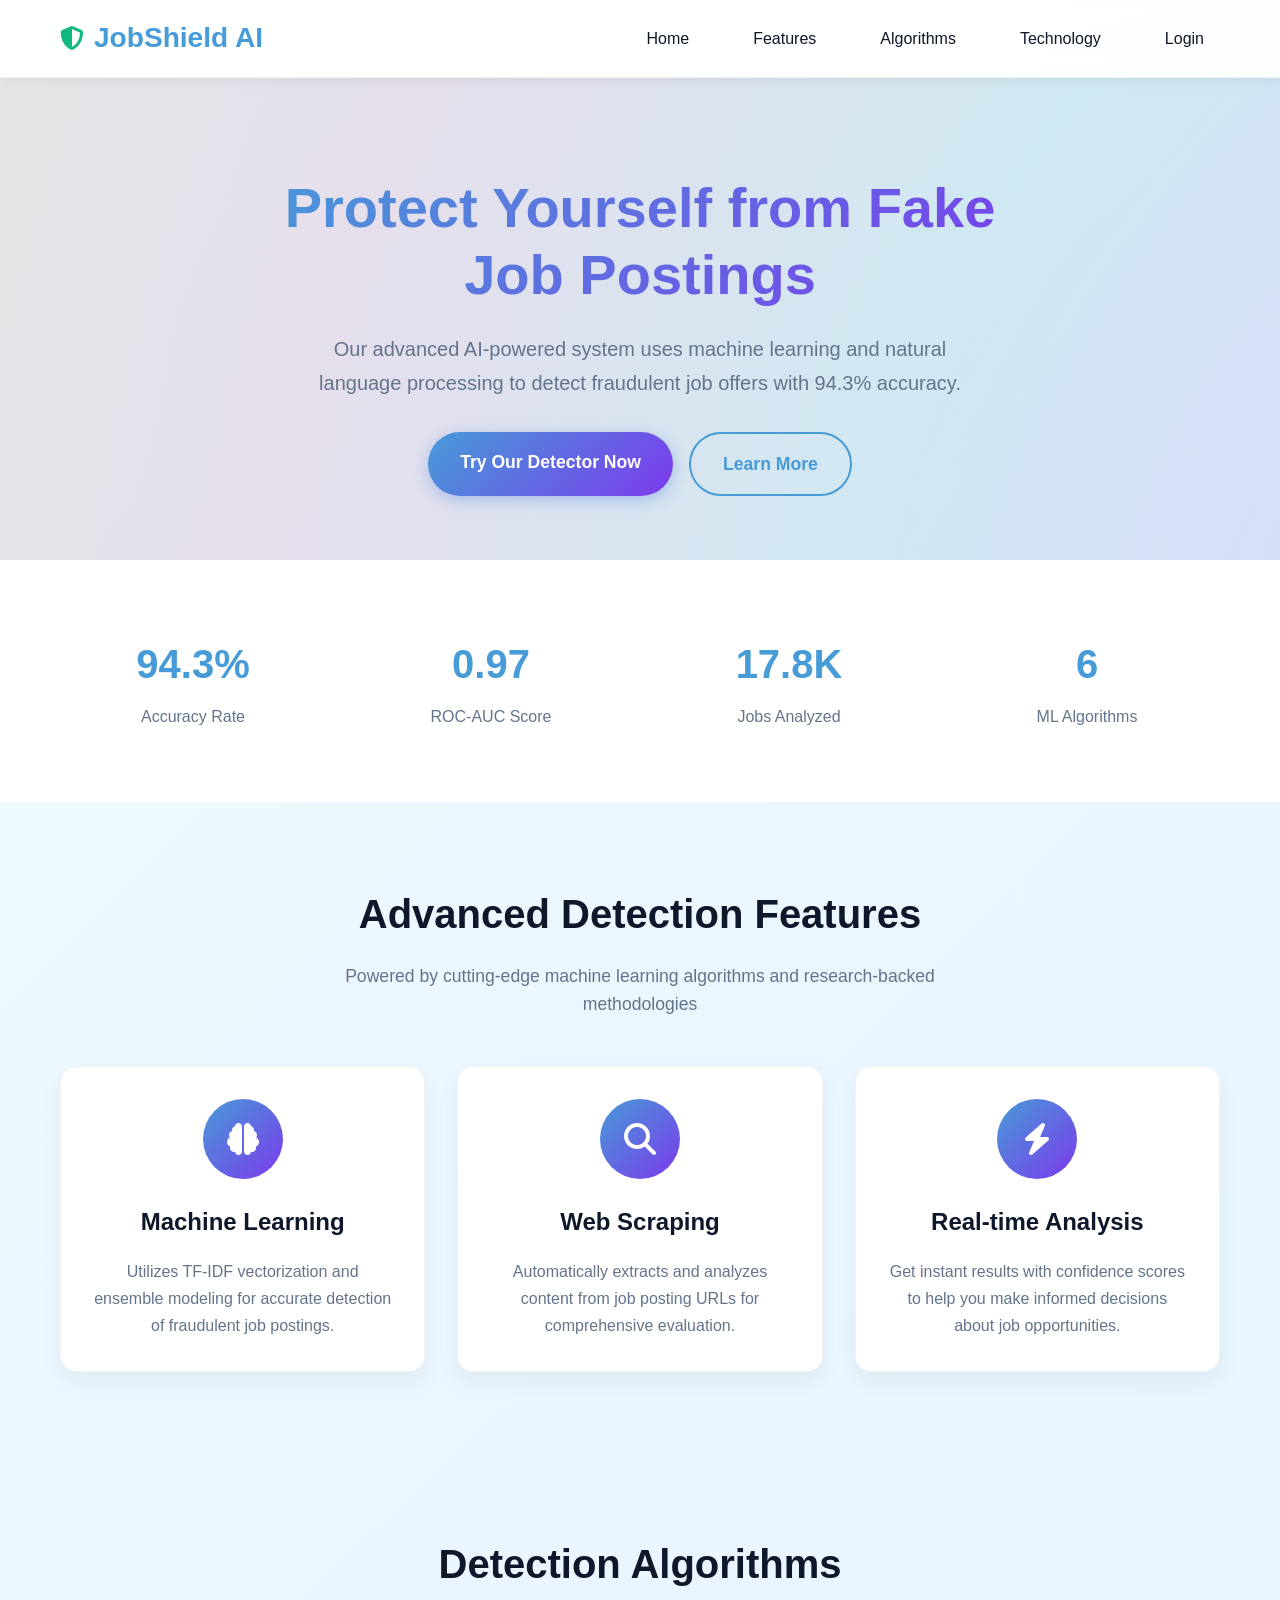
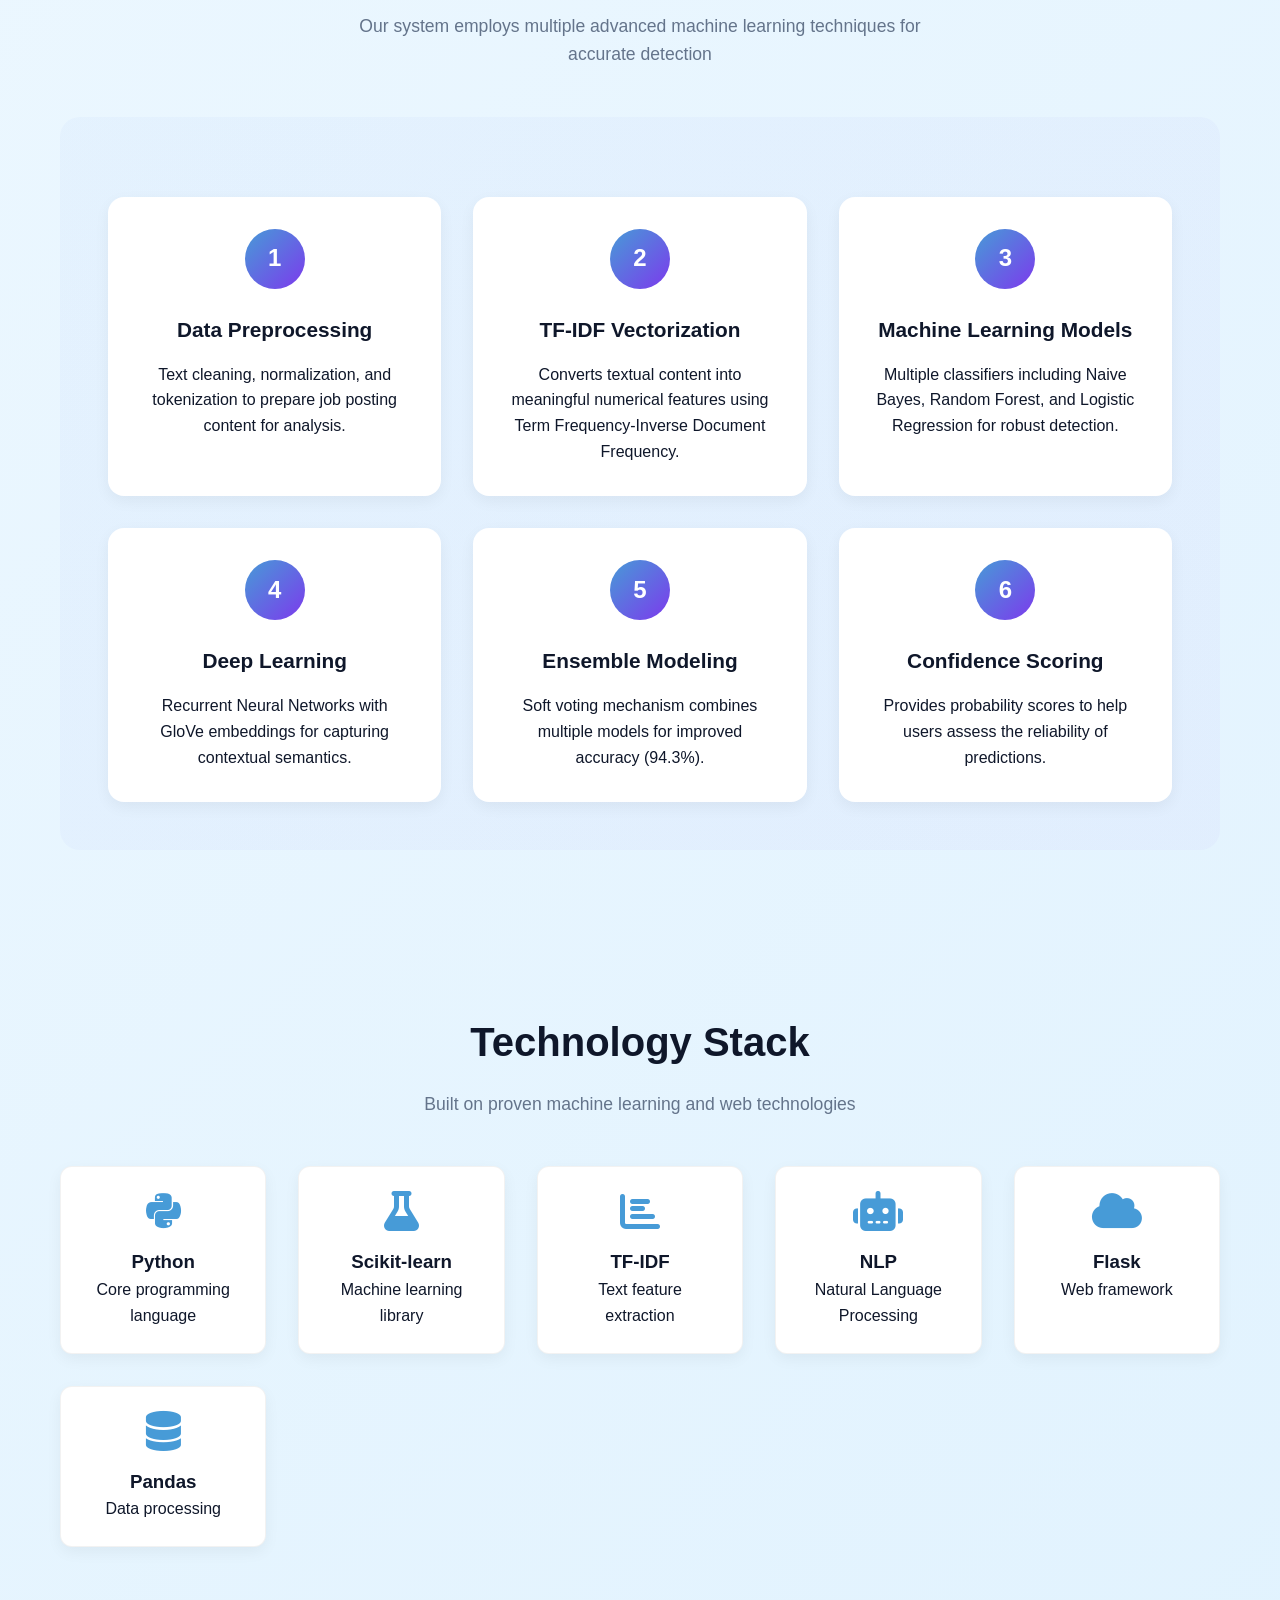
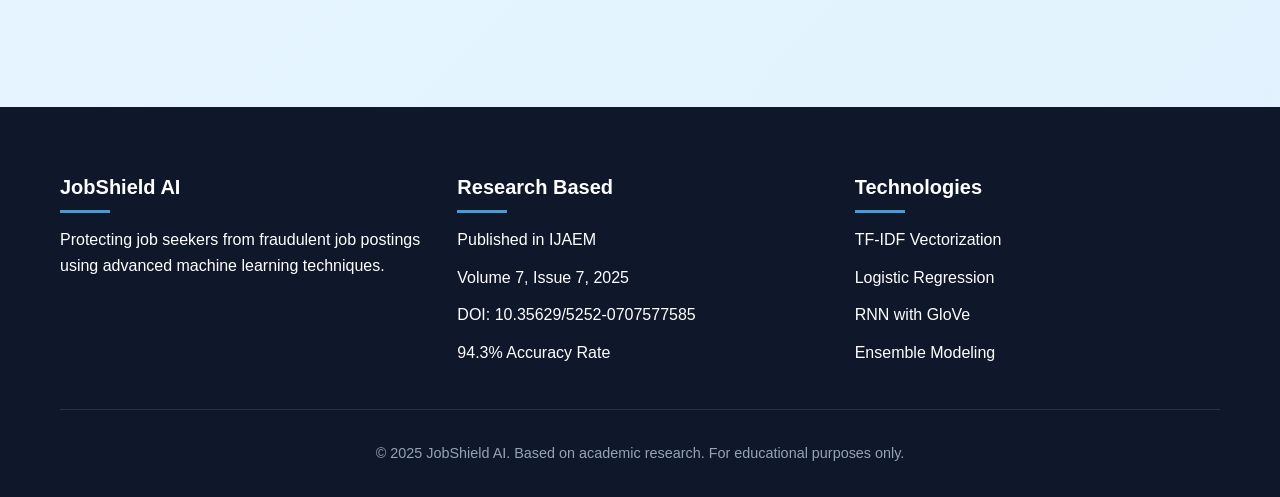
<file: templates/landing.html>
<!DOCTYPE html>
<html lang="en">
<head>
    <meta charset="UTF-8">
    <meta name="viewport" content="width=device-width, initial-scale=1.0">
    <title>Fake Job Detection System - Professional Landing Page</title>
    <link rel="stylesheet" href="https://cdnjs.cloudflare.com/ajax/libs/font-awesome/6.4.0/css/all.min.css">
    <style>
        :root {
            --primary: #479bd7;
            --primary-dark: #a8c2f1;
            --secondary: #7c3aed;
            --accent: #10b981;
            --danger: #ef4444;
            --warning: #f59e0b;
            --light: #f8fafc;
            --dark: #0f172a;
            --gray: #64748b;
            --light-gray: #e2e8f0;
        }

        * {
            margin: 0;
            padding: 0;
            box-sizing: border-box;
        }

        body {
            font-family: 'Segoe UI', Tahoma, Geneva, Verdana, sans-serif;
            line-height: 1.6;
            color: var(--dark);
            background: linear-gradient(135deg, #f0f9ff 0%, #e0f2fe 100%);
            min-height: 100vh;
        }

        .container {
            width: 100%;
            max-width: 1200px;
            margin: 0 auto;
            padding: 0 20px;
        }

        /* Header Styles */
        header {
            background: rgba(255, 255, 255, 0.9);
            backdrop-filter: blur(10px);
            color: var(--dark);
            padding: 1rem 0;
            box-shadow: 0 4px 12px rgba(0, 0, 0, 0.05);
            position: sticky;
            top: 0;
            z-index: 100;
            border-bottom: 1px solid rgba(0, 0, 0, 0.05);
        }

        .header-content {
            display: flex;
            justify-content: space-between;
            align-items: center;
        }

        .logo {
            display: flex;
            align-items: center;
            gap: 10px;
            font-size: 1.5rem;
            font-weight: 700;
            color: var(--primary);
        }

        .logo i {
            color: var(--accent);
        }

        nav ul {
            display: flex;
            list-style: none;
            gap: 2rem;
        }

        nav a {
            color: var(--dark);
            text-decoration: none;
            font-weight: 500;
            transition: all 0.3s ease;
            padding: 0.5rem 1rem;
            border-radius: 6px;
        }

        nav a:hover {
            background: rgba(37, 99, 235, 0.1);
            color: var(--primary);
        }

        /* Hero Section with Animated Background */
        .hero {
            padding: 6rem 0 4rem;
            text-align: center;
            position: relative;
            overflow: hidden;
            background: linear-gradient(135deg, rgba(37, 99, 235, 0.05) 0%, rgba(124, 58, 237, 0.05) 100%);
        }

        .hero::before {
            content: "";
            position: absolute;
            top: -50%;
            left: -50%;
            width: 200%;
            height: 200%;
            background: radial-gradient(circle, 
                rgba(37, 99, 235, 0.1) 0%, 
                rgba(124, 58, 237, 0.1) 20%, 
                rgba(16, 185, 129, 0.1) 40%, 
                rgba(239, 68, 68, 0.1) 60%, 
                rgba(245, 158, 11, 0.1) 80%, 
                rgba(37, 99, 235, 0.1) 100%);
            background-size: 200% 200%;
            animation: gradientMove 15s ease infinite;
            z-index: -1;
        }

        @keyframes gradientMove {
            0% { transform: translate(0, 0) rotate(0deg); }
            25% { transform: translate(10px, 10px) rotate(90deg); }
            50% { transform: translate(0, 0) rotate(180deg); }
            75% { transform: translate(-10px, -10px) rotate(270deg); }
            100% { transform: translate(0, 0) rotate(360deg); }
        }

        .hero-content {
            position: relative;
            z-index: 2;
            max-width: 800px;
            margin: 0 auto;
        }

        .hero h1 {
            font-size: 3.5rem;
            margin-bottom: 1.5rem;
            background: linear-gradient(135deg, var(--primary) 0%, var(--secondary) 100%);
            -webkit-background-clip: text;
            -webkit-text-fill-color: transparent;
            background-clip: text;
            line-height: 1.2;
        }

        .hero p {
            font-size: 1.25rem;
            color: var(--gray);
            max-width: 700px;
            margin: 0 auto 2rem;
            line-height: 1.7;
        }

        .research-badge {
            display: inline-block;
            background: rgba(37, 99, 235, 0.1);
            color: var(--primary);
            padding: 0.5rem 1.2rem;
            border-radius: 50px;
            font-weight: 600;
            margin-bottom: 1.5rem;
            border: 1px solid var(--primary);
            font-size: 0.9rem;
        }

        .cta-buttons {
            display: flex;
            gap: 1rem;
            justify-content: center;
            margin-top: 2rem;
        }

        .cta-button {
            display: inline-block;
            background: linear-gradient(135deg, var(--primary) 0%, var(--secondary) 100%);
            color: white;
            padding: 1rem 2rem;
            border-radius: 50px;
            text-decoration: none;
            font-weight: 600;
            font-size: 1.1rem;
            transition: all 0.3s ease;
            box-shadow: 0 4px 15px rgba(37, 99, 235, 0.3);
            border: none;
            cursor: pointer;
        }

        .cta-button:hover {
            transform: translateY(-3px);
            box-shadow: 0 8px 25px rgba(37, 99, 235, 0.4);
        }

        .cta-button.secondary {
            background: transparent;
            color: var(--primary);
            border: 2px solid var(--primary);
            box-shadow: none;
        }

        .cta-button.secondary:hover {
            background: rgba(37, 99, 235, 0.1);
        }

        /* Stats Section */
        .stats-section {
            padding: 3rem 0;
            background: white;
        }

        .stats-grid {
            display: grid;
            grid-template-columns: repeat(auto-fit, minmax(200px, 1fr));
            gap: 2rem;
            text-align: center;
        }

        .stat-card {
            padding: 1.5rem;
        }

        .stat-value {
            font-size: 2.5rem;
            font-weight: 700;
            color: var(--primary);
            margin-bottom: 0.5rem;
        }

        .stat-label {
            color: var(--gray);
            font-size: 1rem;
        }

        /* Features Section */
        .section {
            padding: 5rem 0;
        }

        .section-title {
            text-align: center;
            margin-bottom: 3rem;
        }

        .section-title h2 {
            font-size: 2.5rem;
            color: var(--dark);
            margin-bottom: 1rem;
        }

        .section-title p {
            color: var(--gray);
            max-width: 600px;
            margin: 0 auto;
            font-size: 1.1rem;
        }

        .features-grid {
            display: grid;
            grid-template-columns: repeat(auto-fit, minmax(300px, 1fr));
            gap: 2rem;
        }

        .feature-card {
            background: white;
            border-radius: 16px;
            padding: 2rem;
            box-shadow: 0 10px 25px rgba(0, 0, 0, 0.05);
            transition: all 0.3s ease;
            text-align: center;
            border: 1px solid rgba(0, 0, 0, 0.05);
        }

        .feature-card:hover {
            transform: translateY(-10px);
            box-shadow: 0 15px 35px rgba(0, 0, 0, 0.1);
        }

        .feature-icon {
            width: 80px;
            height: 80px;
            background: linear-gradient(135deg, var(--primary) 0%, var(--secondary) 100%);
            border-radius: 50%;
            display: flex;
            align-items: center;
            justify-content: center;
            margin: 0 auto 1.5rem;
            color: white;
            font-size: 2rem;
        }

        .feature-card h3 {
            font-size: 1.5rem;
            margin-bottom: 1rem;
            color: var(--dark);
        }

        .feature-card p {
            color: var(--gray);
            line-height: 1.7;
        }

        /* Algorithms Section */
        .algorithms-section {
            background: linear-gradient(135deg, rgba(37, 99, 235, 0.03) 0%, rgba(124, 58, 237, 0.03) 100%);
            border-radius: 20px;
            padding: 3rem;
        }

        .algorithm-steps {
            display: grid;
            grid-template-columns: repeat(auto-fit, minmax(250px, 1fr));
            gap: 2rem;
            margin-top: 2rem;
        }

        .algorithm-step {
            text-align: center;
            padding: 2rem;
            border-radius: 16px;
            background: white;
            transition: all 0.3s ease;
            box-shadow: 0 5px 15px rgba(0, 0, 0, 0.05);
        }

        .algorithm-step:hover {
            transform: translateY(-5px);
            box-shadow: 0 10px 20px rgba(0, 0, 0, 0.1);
        }

        .step-number {
            width: 60px;
            height: 60px;
            background: linear-gradient(135deg, var(--primary) 0%, var(--secondary) 100%);
            color: white;
            border-radius: 50%;
            display: flex;
            align-items: center;
            justify-content: center;
            font-weight: bold;
            font-size: 1.5rem;
            margin: 0 auto 1.5rem;
        }

        .algorithm-step h3 {
            font-size: 1.3rem;
            margin-bottom: 1rem;
            color: var(--dark);
        }

        /* Technology Section */
        .tech-stack {
            display: grid;
            grid-template-columns: repeat(auto-fit, minmax(200px, 1fr));
            gap: 2rem;
            margin-top: 3rem;
        }

        .tech-item {
            background: white;
            border-radius: 12px;
            padding: 1.5rem;
            text-align: center;
            box-shadow: 0 5px 15px rgba(0, 0, 0, 0.05);
            transition: all 0.3s ease;
            border: 1px solid rgba(0, 0, 0, 0.05);
        }

        .tech-item:hover {
            transform: translateY(-5px);
            box-shadow: 0 10px 25px rgba(0, 0, 0, 0.1);
        }

        .tech-item i {
            font-size: 2.5rem;
            margin-bottom: 1rem;
            color: var(--primary);
        }

        /* Research Section */
        .research-section {
            background: linear-gradient(135deg, rgba(16, 185, 129, 0.05) 0%, rgba(239, 68, 68, 0.05) 100%);
            border-radius: 20px;
            padding: 3rem;
        }

        .research-content {
            max-width: 800px;
            margin: 0 auto;
        }

        .research-content h3 {
            font-size: 1.5rem;
            margin-bottom: 1rem;
            color: var(--dark);
        }

        .citation {
            background: white;
            padding: 1.5rem;
            border-radius: 12px;
            margin: 1.5rem 0;
            border-left: 4px solid var(--primary);
            box-shadow: 0 5px 15px rgba(0, 0, 0, 0.05);
        }

        .metrics-grid {
            display: grid;
            grid-template-columns: repeat(auto-fit, minmax(150px, 1fr));
            gap: 1rem;
            margin: 2rem 0;
        }

        .metric-card {
            background: white;
            padding: 1.5rem;
            border-radius: 12px;
            text-align: center;
            box-shadow: 0 5px 15px rgba(0, 0, 0, 0.05);
        }

        .metric-value {
            font-size: 2rem;
            font-weight: 700;
            color: var(--primary);
            margin-bottom: 0.5rem;
        }

        .metric-label {
            color: var(--gray);
            font-size: 0.9rem;
        }

        /* Footer */
        footer {
            background: var(--dark);
            color: white;
            padding: 4rem 0 2rem;
            margin-top: 5rem;
        }

        .footer-content {
            display: grid;
            grid-template-columns: repeat(auto-fit, minmax(250px, 1fr));
            gap: 2rem;
            margin-bottom: 2rem;
        }

        .footer-column h3 {
            font-size: 1.25rem;
            margin-bottom: 1.5rem;
            position: relative;
        }

        .footer-column h3::after {
            content: '';
            position: absolute;
            bottom: -10px;
            left: 0;
            width: 50px;
            height: 3px;
            background: var(--primary);
        }

        .footer-column ul {
            list-style: none;
        }

        .footer-column ul li {
            margin-bottom: 0.75rem;
        }

        .footer-column a {
            color: #cbd5e1;
            text-decoration: none;
            transition: all 0.3s ease;
        }

        .footer-column a:hover {
            color: white;
        }

        .copyright {
            text-align: center;
            padding-top: 2rem;
            border-top: 1px solid rgba(255, 255, 255, 0.1);
            color: #94a3b8;
            font-size: 0.9rem;
        }

        /* Responsive Design */
        @media (max-width: 768px) {
            .header-content {
                flex-direction: column;
                gap: 1rem;
            }

            nav ul {
                gap: 1rem;
            }

            .hero h1 {
                font-size: 2.5rem;
            }

            .hero p {
                font-size: 1rem;
            }

            .cta-buttons {
                flex-direction: column;
                align-items: center;
            }

            .section {
                padding: 3rem 0;
            }

            .section-title h2 {
                font-size: 2rem;
            }
        }
    </style>
</head>
<body>
    <!-- Header -->
    <header>
        <div class="container">
            <div class="header-content">
                <div class="logo">
                    <i class="fas fa-shield-alt"></i>
                    <h3>JobShield AI</h3>
                </div>
                <nav>
                    <ul>
                        <li><a href="#home">Home</a></li>
                        <li><a href="#features">Features</a></li>
                        <li><a href="#algorithms">Algorithms</a></li>
                        <li><a href="#technology">Technology</a></li>
                        <li><a href="/login">Login</a></li>
                    </ul>
                </nav>
            </div>
        </div>
    </header>

    <!-- Hero Section -->
    <section class="hero" id="home">
        <div class="container">
            <div class="hero-content">
               
                <h1>Protect Yourself from Fake Job Postings</h1>
                <p>Our advanced AI-powered system uses machine learning and natural language processing to detect fraudulent job offers with 94.3% accuracy.</p>
                <div class="cta-buttons">
                    <a href="/login" class="cta-button">Try Our Detector Now</a>
                    <a href="#features" class="cta-button secondary">Learn More</a>
                </div>
            </div>
        </div>
    </section>

    <!-- Stats Section -->
    <section class="stats-section">
        <div class="container">
            <div class="stats-grid">
                <div class="stat-card">
                    <div class="stat-value">94.3%</div>
                    <div class="stat-label">Accuracy Rate</div>
                </div>
                <div class="stat-card">
                    <div class="stat-value">0.97</div>
                    <div class="stat-label">ROC-AUC Score</div>
                </div>
                <div class="stat-card">
                    <div class="stat-value">17.8K</div>
                    <div class="stat-label">Jobs Analyzed</div>
                </div>
                <div class="stat-card">
                    <div class="stat-value">6</div>
                    <div class="stat-label">ML Algorithms</div>
                </div>
            </div>
        </div>
    </section>

    <!-- Features Section -->
    <section class="section" id="features">
        <div class="container">
            <div class="section-title">
                <h2>Advanced Detection Features</h2>
                <p>Powered by cutting-edge machine learning algorithms and research-backed methodologies</p>
            </div>
            <div class="features-grid">
                <div class="feature-card">
                    <div class="feature-icon">
                        <i class="fas fa-brain"></i>
                    </div>
                    <h3>Machine Learning</h3>
                    <p>Utilizes TF-IDF vectorization and ensemble modeling for accurate detection of fraudulent job postings.</p>
                </div>
                <div class="feature-card">
                    <div class="feature-icon">
                        <i class="fas fa-search"></i>
                    </div>
                    <h3>Web Scraping</h3>
                    <p>Automatically extracts and analyzes content from job posting URLs for comprehensive evaluation.</p>
                </div>
                <div class="feature-card">
                    <div class="feature-icon">
                        <i class="fas fa-bolt"></i>
                    </div>
                    <h3>Real-time Analysis</h3>
                    <p>Get instant results with confidence scores to help you make informed decisions about job opportunities.</p>
                </div>
            </div>
        </div>
    </section>

    <!-- Algorithms Section -->
    <section class="section" id="algorithms">
        <div class="container">
            <div class="section-title">
                <h2>Detection Algorithms</h2>
                <p>Our system employs multiple advanced machine learning techniques for accurate detection</p>
            </div>
            <div class="algorithms-section">
                <div class="algorithm-steps">
                    <div class="algorithm-step">
                        <div class="step-number">1</div>
                        <h3>Data Preprocessing</h3>
                        <p>Text cleaning, normalization, and tokenization to prepare job posting content for analysis.</p>
                    </div>
                    <div class="algorithm-step">
                        <div class="step-number">2</div>
                        <h3>TF-IDF Vectorization</h3>
                        <p>Converts textual content into meaningful numerical features using Term Frequency-Inverse Document Frequency.</p>
                    </div>
                    <div class="algorithm-step">
                        <div class="step-number">3</div>
                        <h3>Machine Learning Models</h3>
                        <p>Multiple classifiers including Naive Bayes, Random Forest, and Logistic Regression for robust detection.</p>
                    </div>
                    <div class="algorithm-step">
                        <div class="step-number">4</div>
                        <h3>Deep Learning</h3>
                        <p>Recurrent Neural Networks with GloVe embeddings for capturing contextual semantics.</p>
                    </div>
                    <div class="algorithm-step">
                        <div class="step-number">5</div>
                        <h3>Ensemble Modeling</h3>
                        <p>Soft voting mechanism combines multiple models for improved accuracy (94.3%).</p>
                    </div>
                    <div class="algorithm-step">
                        <div class="step-number">6</div>
                        <h3>Confidence Scoring</h3>
                        <p>Provides probability scores to help users assess the reliability of predictions.</p>
                    </div>
                </div>
            </div>
        </div>
    </section>

   

    <!-- Technology Section -->
    <section class="section" id="technology">
        <div class="container">
            <div class="section-title">
                <h2>Technology Stack</h2>
                <p>Built on proven machine learning and web technologies</p>
            </div>
            <div class="tech-stack">
                <div class="tech-item">
                    <i class="fab fa-python"></i>
                    <h3>Python</h3>
                    <p>Core programming language</p>
                </div>
                <div class="tech-item">
                    <i class="fas fa-flask"></i>
                    <h3>Scikit-learn</h3>
                    <p>Machine learning library</p>
                </div>
                <div class="tech-item">
                    <i class="fas fa-chart-bar"></i>
                    <h3>TF-IDF</h3>
                    <p>Text feature extraction</p>
                </div>
                <div class="tech-item">
                    <i class="fas fa-robot"></i>
                    <h3>NLP</h3>
                    <p>Natural Language Processing</p>
                </div>
                <div class="tech-item">
                    <i class="fas fa-cloud"></i>
                    <h3>Flask</h3>
                    <p>Web framework</p>
                </div>
                <div class="tech-item">
                    <i class="fas fa-database"></i>
                    <h3>Pandas</h3>
                    <p>Data processing</p>
                </div>
            </div>
        </div>
    </section>

    <!-- Footer -->
    <footer>
        <div class="container">
            <div class="footer-content">
                <div class="footer-column">
                    <h3>JobShield AI</h3>
                    <p>Protecting job seekers from fraudulent job postings using advanced machine learning techniques.</p>
                </div>
                <div class="footer-column">
                    <h3>Research Based</h3>
                    <ul>
                        <li>Published in IJAEM</li>
                        <li>Volume 7, Issue 7, 2025</li>
                        <li>DOI: 10.35629/5252-0707577585</li>
                        <li>94.3% Accuracy Rate</li>
                    </ul>
                </div>
                <div class="footer-column">
                    <h3>Technologies</h3>
                    <ul>
                        <li>TF-IDF Vectorization</li>
                        <li>Logistic Regression</li>
                        <li>RNN with GloVe</li>
                        <li>Ensemble Modeling</li>
                    </ul>
                </div>
            </div>
            <div class="copyright">
                <p>&copy; 2025 JobShield AI. Based on academic research. For educational purposes only.</p>
            </div>
        </div>
    </footer>
</body>
</html>
</file>
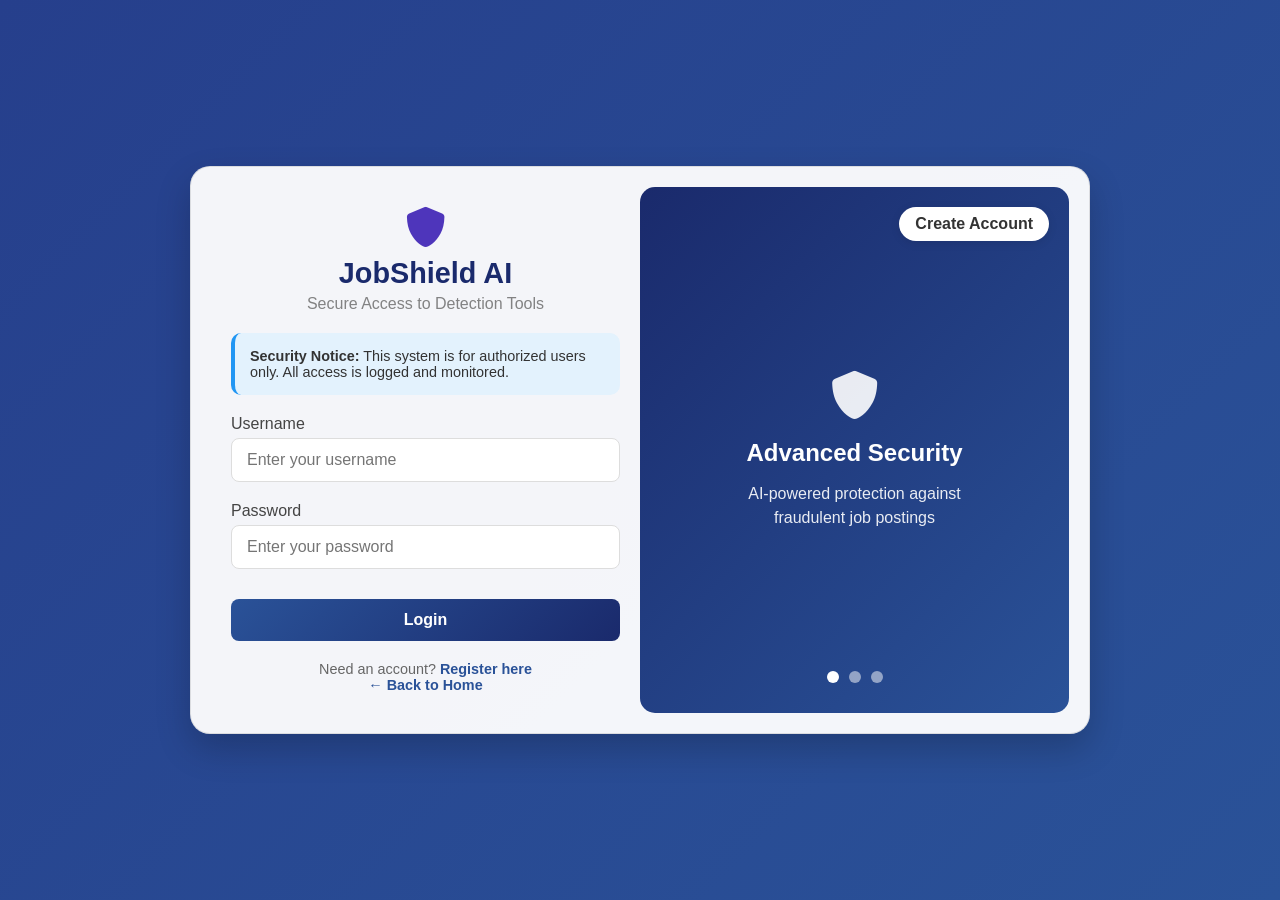
<file: templates/login.html>
<!DOCTYPE html>
<html lang="en">
<head>
    <meta charset="UTF-8">
    <meta name="viewport" content="width=device-width, initial-scale=1.0">
    <title>Login | JobShield AI</title>
    <link rel="stylesheet" href="/static/css/style.css">
    <link rel="stylesheet" href="https://cdnjs.cloudflare.com/ajax/libs/font-awesome/6.0.0/css/all.min.css">
</head>
<body>
    <div class="login-container">
        <!-- Left Section -->
        <div class="login-left">
            <div class="logo-login">
                <i class="fas fa-shield-alt"></i>
                <h1>JobShield AI</h1>
                <p>Secure Access to Detection Tools</p>
            </div>
            
            <div id="error-message" class="error-message"></div>
            
            <div class="security-note">
                <strong>Security Notice:</strong> This system is for authorized users only. All access is logged and monitored.
            </div>
            
            <form id="login-form">
                <div class="form-group">
                    <label for="username">Username</label>
                    <input type="text" id="username" name="username" placeholder="Enter your username" required>
                </div>
                
                <div class="form-group">
                    <label for="password">Password</label>
                    <input type="password" id="password" name="password" placeholder="Enter your password" required>
                </div>
                
                <button type="submit" class="btn">Login</button>
            </form>
            
            <div class="switch-auth">
                <p>Need an account? <a href="/register">Register here</a></p>
                <p><a href="/">&larr; Back to Home</a></p>
            </div>
        </div>

        <!-- Right Section -->
        <div class="login-right">
            <div class="image-toggle-container">
                <div class="image-slider">
                    <div class="slide active">
                        <div class="slide-content">
                            <i class="fas fa-shield-alt slide-icon"></i>
                            <h4>Advanced Security</h4>
                            <p>AI-powered protection against fraudulent job postings</p>
                        </div>
                    </div>
                    <div class="slide">
                        <div class="slide-content">
                            <i class="fas fa-search slide-icon"></i>
                            <h4>Smart Detection</h4>
                            <p>Real-time analysis of job posting authenticity</p>
                        </div>
                    </div>
                    <div class="slide">
                        <div class="slide-content">
                            <i class="fas fa-user-shield slide-icon"></i>
                            <h4>Job Seeker Protection</h4>
                            <p>Safeguarding your career journey from scams</p>
                        </div>
                    </div>
                </div>
                <div class="slider-dots">
                    <span class="dot active" data-slide="0"></span>
                    <span class="dot" data-slide="1"></span>
                    <span class="dot" data-slide="2"></span>
                </div>
            </div>
            <a href="/register" class="signup">Create Account</a>
        </div>
    </div>

    <script>
        // Use MutationObserver instead of deprecated DOM events
        const observer = new MutationObserver(function(mutations) {
            mutations.forEach(function(mutation) {
                // Handle mutations if needed
            });
        });
        
        // Observe the document for changes
        observer.observe(document, { childList: true, subtree: true });
        
        // Image slider functionality
        let currentSlide = 0;
        const slides = document.querySelectorAll('.slide');
        const dots = document.querySelectorAll('.dot');
        
        function showSlide(index) {
            // Hide all slides
            slides.forEach(slide => slide.classList.remove('active'));
            dots.forEach(dot => dot.classList.remove('active'));
            
            // Show current slide
            slides[index].classList.add('active');
            dots[index].classList.add('active');
            
            currentSlide = index;
        }
        
        // Dot click events
        dots.forEach((dot, index) => {
            dot.addEventListener('click', () => {
                showSlide(index);
            });
        });
        
        // Auto slide change
        setInterval(() => {
            let nextSlide = (currentSlide + 1) % slides.length;
            showSlide(nextSlide);
        }, 5000);
        
        document.getElementById('login-form').addEventListener('submit', function(e) {
            e.preventDefault();
            
            const username = document.getElementById('username').value;
            const password = document.getElementById('password').value;
            const errorMessage = document.getElementById('error-message');
            
            // Clear previous error messages
            errorMessage.textContent = '';
            errorMessage.style.display = 'none';
            
            // Create JSON data
            const data = {
                username: username,
                password: password
            };
            
            // Submit form via fetch with JSON data
            fetch('/authenticate', {
                method: 'POST',
                headers: {
                    'Content-Type': 'application/json',
                    'X-Requested-With': 'XMLHttpRequest'
                },
                body: JSON.stringify(data)
            })
            .then(response => {
                // Handle different HTTP status codes appropriately
                if (response.status === 401) {
                    return response.json().then(data => {
                        throw new Error(data.error || 'Invalid credentials');
                    });
                } else if (response.status === 500) {
                    throw new Error('Server error. Please try again later.');
                } else if (!response.ok) {
                    throw new Error(`HTTP error! status: ${response.status}`);
                }
                return response.json();
            })
            .then(data => {
                if (data.success) {
                    window.location.href = data.redirect || '/detection';
                } else {
                    errorMessage.textContent = data.error || data.message || 'Invalid credentials';
                    errorMessage.style.display = 'block';
                }
            })
            .catch(error => {
                console.error('Error:', error);
                if (error.name === 'TypeError' && error.message.includes('fetch')) {
                    errorMessage.textContent = 'Unable to connect to server. Please ensure the application is running.';
                } else {
                    errorMessage.textContent = error.message || 'Login failed. Please check your credentials and try again.';
                }
                errorMessage.style.display = 'block';
            });
        });
    </script>
</body>
</html>
</file>
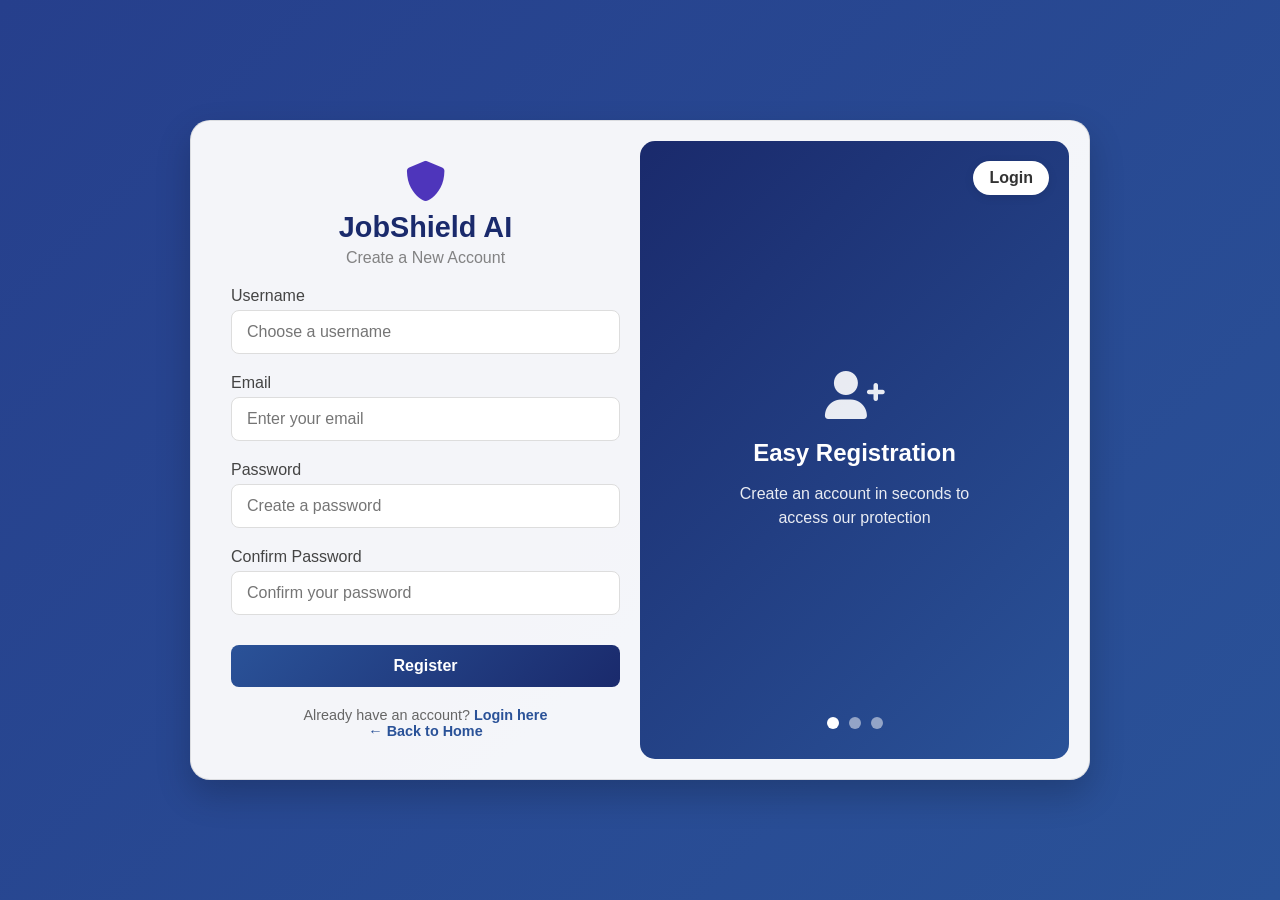
<file: templates/register.html>
<!DOCTYPE html>
<html lang="en">
<head>
    <meta charset="UTF-8">
    <meta name="viewport" content="width=device-width, initial-scale=1.0">
    <title>Register | JobShield AI</title>
    <link rel="stylesheet" href="/static/css/style.css">
    <link rel="stylesheet" href="https://cdnjs.cloudflare.com/ajax/libs/font-awesome/6.0.0/css/all.min.css">
</head>
<body>
    <div class="login-container">
        <!-- Left Section -->
        <div class="login-left">
            <div class="logo-register">
                <i class="fas fa-shield-alt"></i>
                <h1>JobShield AI</h1>
                <p>Create a New Account</p>
            </div>
            
            <div id="error-message" class="error-message"></div>
            <div id="success-message" class="success-message"></div>
            
            <form id="register-form">
                <div class="form-group">
                    <label for="username">Username</label>
                    <input type="text" id="username" name="username" placeholder="Choose a username" required>
                </div>
                
                <div class="form-group">
                    <label for="email">Email</label>
                    <input type="email" id="email" name="email" placeholder="Enter your email" required>
                </div>
                
                <div class="form-group">
                    <label for="password">Password</label>
                    <input type="password" id="password" name="password" placeholder="Create a password" required>
                </div>
                
                <div class="form-group">
                    <label for="confirm-password">Confirm Password</label>
                    <input type="password" id="confirm-password" name="confirm-password" placeholder="Confirm your password" required>
                </div>
                
                <button type="submit" class="btn">Register</button>
            </form>
            
            <div class="switch-auth">
                <p>Already have an account? <a href="/login">Login here</a></p>
                <p><a href="/">&larr; Back to Home</a></p>
            </div>
        </div>

        <!-- Right Section -->
        <div class="login-right">
            <div class="image-toggle-container">
                <div class="image-slider">
                    <div class="slide active">
                        <div class="slide-content">
                            <i class="fas fa-user-plus slide-icon"></i>
                            <h4>Easy Registration</h4>
                            <p>Create an account in seconds to access our protection</p>
                        </div>
                    </div>
                    <div class="slide">
                        <div class="slide-content">
                            <i class="fas fa-lock slide-icon"></i>
                            <h4>Secure Access</h4>
                            <p>Your data is encrypted and securely stored</p>
                        </div>
                    </div>
                    <div class="slide">
                        <div class="slide-content">
                            <i class="fas fa-bolt slide-icon"></i>
                            <h4>Instant Protection</h4>
                            <p>Start protecting your job search immediately</p>
                        </div>
                    </div>
                </div>
                <div class="slider-dots">
                    <span class="dot active" data-slide="0"></span>
                    <span class="dot" data-slide="1"></span>
                    <span class="dot" data-slide="2"></span>
                </div>
            </div>
            <a href="/login" class="signup">Login</a>
        </div>
    </div>

    <script>
        // Use MutationObserver instead of deprecated DOM events
        const observer = new MutationObserver(function(mutations) {
            mutations.forEach(function(mutation) {
                // Handle mutations if needed
            });
        });
        
        // Observe the document for changes
        observer.observe(document, { childList: true, subtree: true });
        
        // Image slider functionality
        let currentSlide = 0;
        const slides = document.querySelectorAll('.slide');
        const dots = document.querySelectorAll('.dot');
        
        function showSlide(index) {
            // Hide all slides
            slides.forEach(slide => slide.classList.remove('active'));
            dots.forEach(dot => dot.classList.remove('active'));
            
            // Show current slide
            slides[index].classList.add('active');
            dots[index].classList.add('active');
            
            currentSlide = index;
        }
        
        // Dot click events
        dots.forEach((dot, index) => {
            dot.addEventListener('click', () => {
                showSlide(index);
            });
        });
        
        // Auto slide change
        setInterval(() => {
            let nextSlide = (currentSlide + 1) % slides.length;
            showSlide(nextSlide);
        }, 5000);
        
        document.getElementById('register-form').addEventListener('submit', function(e) {
            e.preventDefault();
            
            const username = document.getElementById('username').value;
            const email = document.getElementById('email').value;
            const password = document.getElementById('password').value;
            const confirmPassword = document.getElementById('confirm-password').value;
            const errorMessage = document.getElementById('error-message');
            const successMessage = document.getElementById('success-message');
            
            // Clear previous messages
            errorMessage.textContent = '';
            errorMessage.style.display = 'none';
            successMessage.textContent = '';
            successMessage.style.display = 'none';
            
            // Check if passwords match
            if (password !== confirmPassword) {
                errorMessage.textContent = 'Passwords do not match';
                errorMessage.style.display = 'block';
                return;
            }
            
            // Create JSON data
            const data = {
                username: username,
                email: email,
                password: password
            };
            
            // Submit form via fetch with JSON data
            fetch('/register', {
                method: 'POST',
                headers: {
                    'Content-Type': 'application/json',
                    'X-Requested-With': 'XMLHttpRequest'
                },
                body: JSON.stringify(data)
            })
            .then(response => {
                // Handle different HTTP status codes appropriately
                if (response.status === 400) {
                    return response.json().then(data => {
                        throw new Error(data.error || 'Bad Request');
                    });
                } else if (response.status === 500) {
                    throw new Error('Server error. Please try again later.');
                } else if (!response.ok) {
                    throw new Error(`HTTP error! status: ${response.status}`);
                }
                return response.json();
            })
            .then(data => {
                if (data.success) {
                    successMessage.textContent = data.message || 'Registration successful!';
                    successMessage.style.display = 'block';
                    // Redirect to detection page (auto-login)
                    setTimeout(() => {
                        window.location.href = '/detection';
                    }, 2000);
                } else {
                    errorMessage.textContent = data.error || data.message || 'Registration failed';
                    errorMessage.style.display = 'block';
                }
            })
            .catch(error => {
                console.error('Error:', error);
                if (error.name === 'TypeError' && error.message.includes('fetch')) {
                    errorMessage.textContent = 'Unable to connect to server. Please ensure the application is running.';
                } else {
                    errorMessage.textContent = error.message || 'Registration failed. Please try again.';
                }
                errorMessage.style.display = 'block';
            });
        });
    </script>
</body>
</html>
</file>
<file: static/css/style.css>
* {
  margin: 0;
  padding: 0;
  box-sizing: border-box;
  font-family: "Segoe UI", sans-serif;
}

body {
  height: 100vh;
  background: linear-gradient(135deg, #263f8c, #2a5298, #3a7bd5);
  background-size: 200% 200%;
  animation: gradientBG 8s ease infinite;
  display: flex;
  align-items: center;
  justify-content: center;
  padding: 20px;
}

@keyframes gradientBG {
  0% {
    background-position: 0% 50%;
  }
  50% {
    background-position: 100% 50%;
  }
  100% {
    background-position: 0% 50%;
  }
}

.login-container {
  width: 100%;
  max-width: 900px;
  min-height: 520px;
  background: rgba(255, 255, 255, 0.95);
  border-radius: 20px;
  display: flex;
  padding: 20px;
  box-shadow: 0 15px 35px rgba(0, 0, 0, 0.2);
  border: 1px solid rgba(0, 0, 0, 0.1);
}

/* LEFT */
.login-left {
  width: 50%;
  color: #333;
  padding: 20px;
  display: flex;
  flex-direction: column;
  justify-content: center;
}

.logo-login, .logo-register {
  text-align: center;
  margin-bottom: 20px;
}

.logo-login i, .logo-register i {
  font-size: 2.5rem;
  margin-bottom: 10px;
  color: #4e35bb;
}

.logo-login h1, .logo-register h1 {
  font-size: 1.8rem;
  margin-bottom: 5px;
  color: #1a2a6c;
}

.logo-login p, .logo-register p {
  opacity: 0.8;
  font-size: 1rem;
  color: #666;
}

.security-note {
  background: #e3f2fd;
  padding: 15px;
  border-radius: 10px;
  margin-bottom: 20px;
  font-size: 0.9rem;
  border-left: 4px solid #2196f3;
}

.error-message, .success-message {
  padding: 10px;
  border-radius: 5px;
  margin-bottom: 15px;
  text-align: center;
  display: none;
}

.error-message {
  background: #ffebee;
  color: #c62828;
  border: 1px solid #ffcdd2;
}

.success-message {
  background: #e8f5e9;
  color: #2e7d32;
  border: 1px solid #c8e6c9;
}

.form-group {
  margin-bottom: 15px;
}

.form-group label {
  display: block;
  margin-bottom: 5px;
  font-weight: 500;
  color: #444;
}

.form-group input {
  width: 100%;
  padding: 12px 15px;
  border-radius: 8px;
  border: 1px solid #ddd;
  outline: none;
  font-size: 1rem;
  box-sizing: border-box;
  margin-bottom: 5px;
  transition: all 0.3s ease;
}

.form-group input:focus {
  border-color: #616df0;
  box-shadow: 0 0 0 3px rgba(33, 150, 243, 0.1);
}

.btn {
  background: linear-gradient(135deg, #2a5298, #1a2a6c);
  color: white;
  border: none;
  padding: 12px 20px;
  border-radius: 8px;
  font-weight: 600;
  cursor: pointer;
  width: 100%;
  font-size: 1rem;
  margin-top: 10px;
  transition: all 0.3s ease;
  box-sizing: border-box;
}

.btn:hover {
  transform: translateY(-2px);
  box-shadow: 0 5px 15px rgba(26, 42, 108, 0.3);
}

.switch-auth {
  text-align: center;
  margin-top: 20px;
  font-size: 0.9rem;
  color: #666;
}

.switch-auth a {
  color: #2a5298;
  text-decoration: none;
  font-weight: 600;
  transition: all 0.3s ease;
}

.switch-auth a:hover {
  text-decoration: underline;
  color: #1a2a6c;
}

/* RIGHT */
.login-right {
  width: 50%;
  position: relative;
  border-radius: 15px;
  overflow: hidden;
  min-height: 400px;
  background: linear-gradient(135deg, #1a2a6c, #2a5298);
  display: flex;
  align-items: center;
  justify-content: center;
}

/* Image Toggle Container */
.image-toggle-container {
  position: relative;
  height: 100%;
  display: flex;
  flex-direction: column;
  justify-content: center;
  align-items: center;
  padding: 20px;
  text-align: center;
}

.image-slider {
  position: relative;
  width: 100%;
  height: 100%;
  overflow: hidden;
}

.slide {
  display: none;
  flex-direction: column;
  justify-content: center;
  align-items: center;
  height: 100%;
  width: 100%;
  color: white;
  padding: 20px;
  box-sizing: border-box;
}

.slide.active {
  display: flex;
  animation: fadeIn 0.5s ease-in-out;
}

@keyframes fadeIn {
  from { opacity: 0; }
  to { opacity: 1; }
}

.slide-icon {
  font-size: 3rem;
  margin-bottom: 20px;
  color: rgba(255, 255, 255, 0.9);
}

.slide-content h4 {
  font-size: 1.5rem;
  margin-bottom: 15px;
  color: white;
}

.slide-content p {
  font-size: 1rem;
  line-height: 1.5;
  max-width: 80%;
  margin: 0 auto;
  color: rgba(255, 255, 255, 0.9);
}

.slider-dots {
  position: absolute;
  bottom: 30px;
  left: 50%;
  transform: translateX(-50%);
  display: flex;
  gap: 10px;
}

.dot {
  height: 12px;
  width: 12px;
  border-radius: 50%;
  background-color: rgba(255, 255, 255, 0.5);
  cursor: pointer;
  transition: background-color 0.3s ease;
}

.dot.active, .dot:hover {
  background-color: white;
}

.signup {
  position: absolute;
  top: 20px;
  right: 20px;
  background: white;
  padding: 8px 16px;
  border-radius: 20px;
  text-decoration: none;
  color: #333;
  font-weight: 600;
  transition: all 0.3s ease;
  box-shadow: 0 2px 10px rgba(0, 0, 0, 0.1);
}

.signup:hover {
  transform: translateY(-2px);
  box-shadow: 0 5px 15px rgba(0, 0, 0, 0.2);
}

/* Responsive Design */
@media (max-width: 768px) {
  .login-container {
    flex-direction: column;
    height: auto;
  }
  
  .login-left, .login-right {
    width: 100%;
  }
  
  .login-right {
    min-height: 300px;
    margin-top: 20px;
  }
  
  body {
    height: auto;
    padding: 10px;
  }
  
  @keyframes gradientBG {
    0% {
      background-position: 0% 50%;
    }
    100% {
      background-position: 100% 50%;
    }
  }
}
</file>
